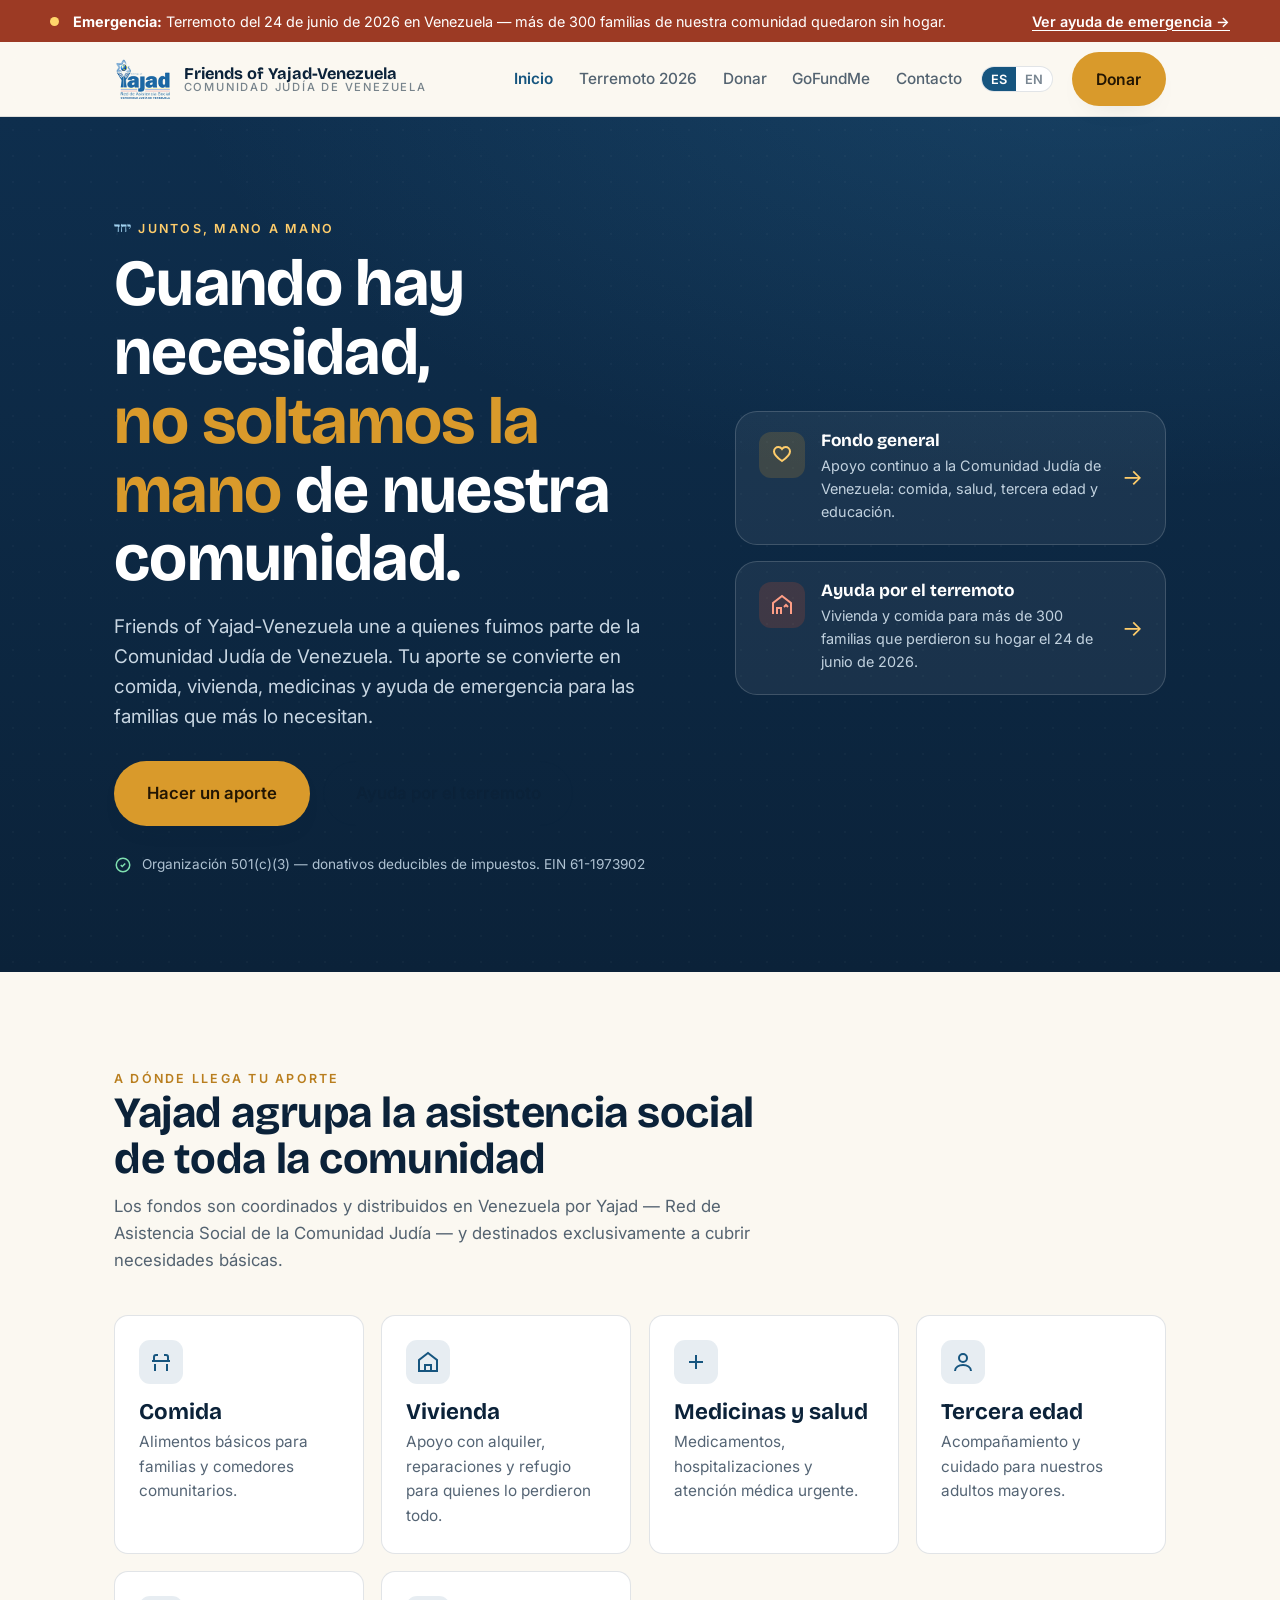
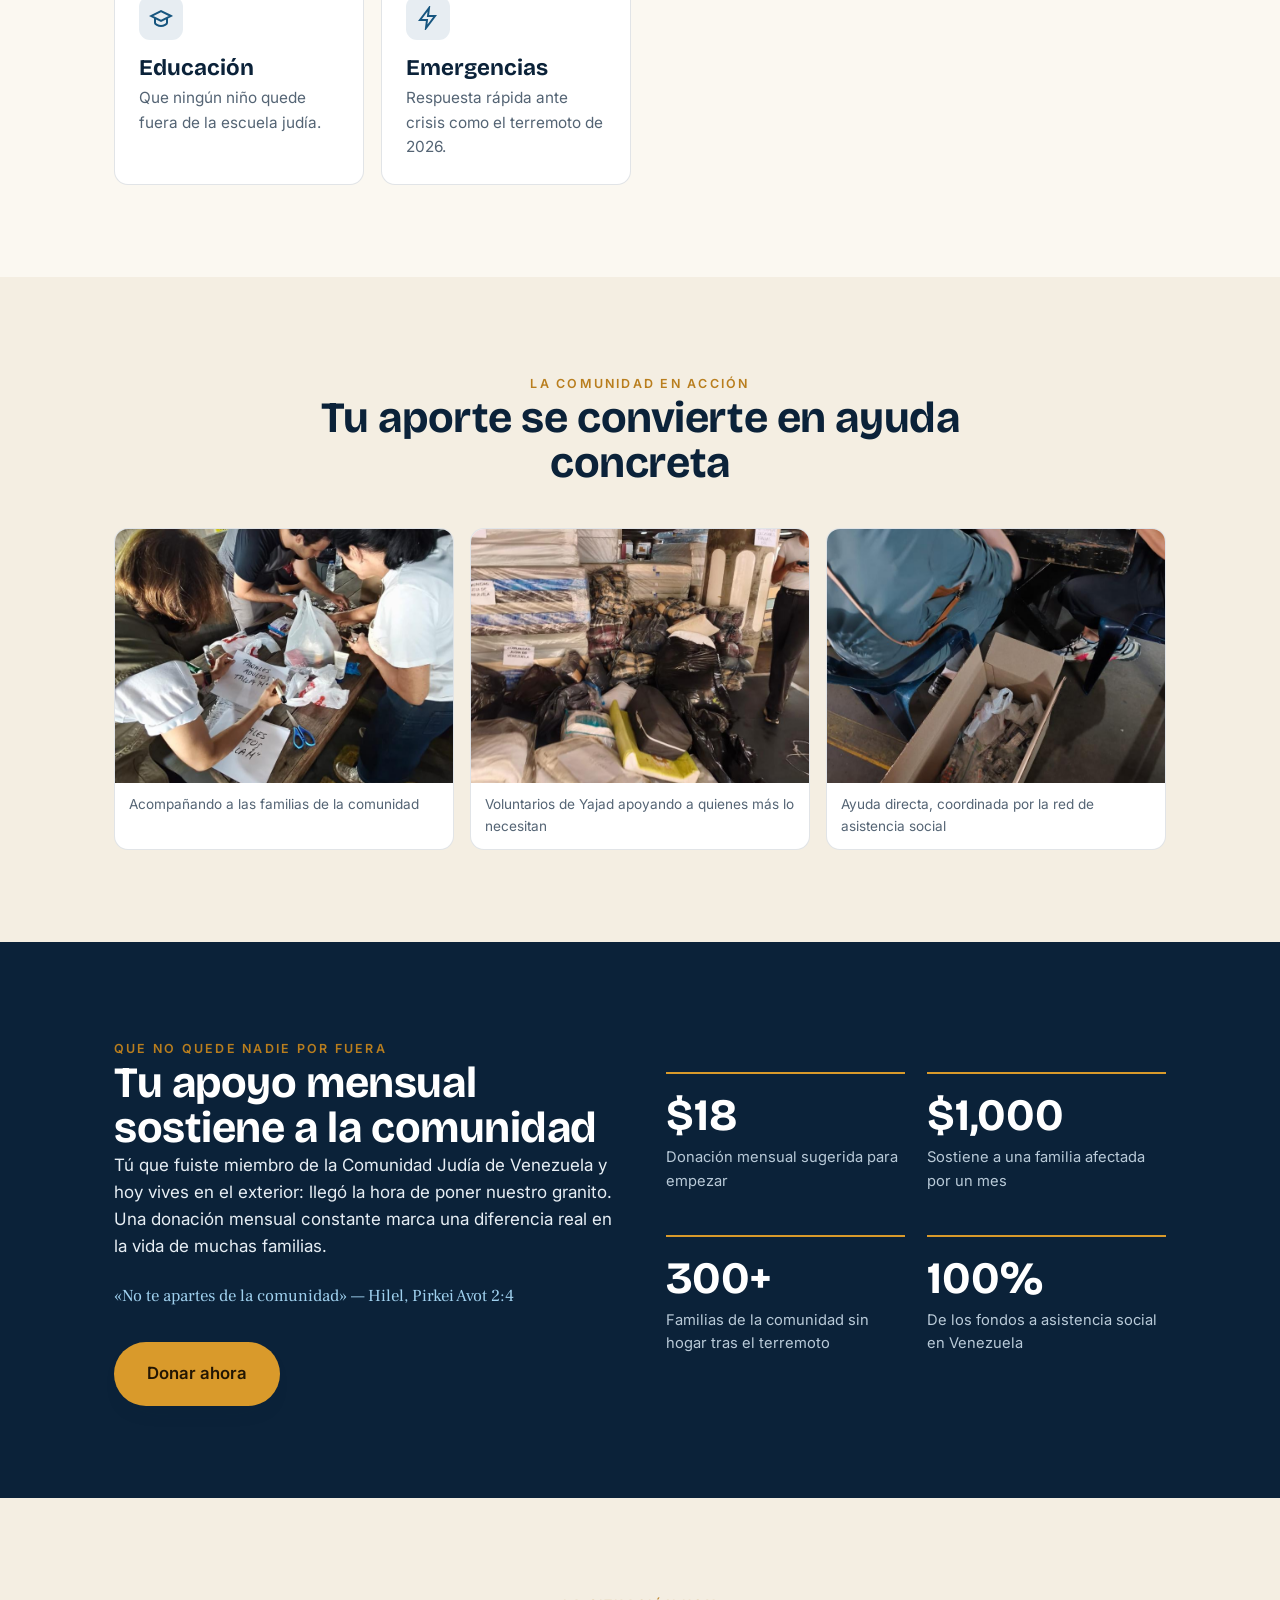
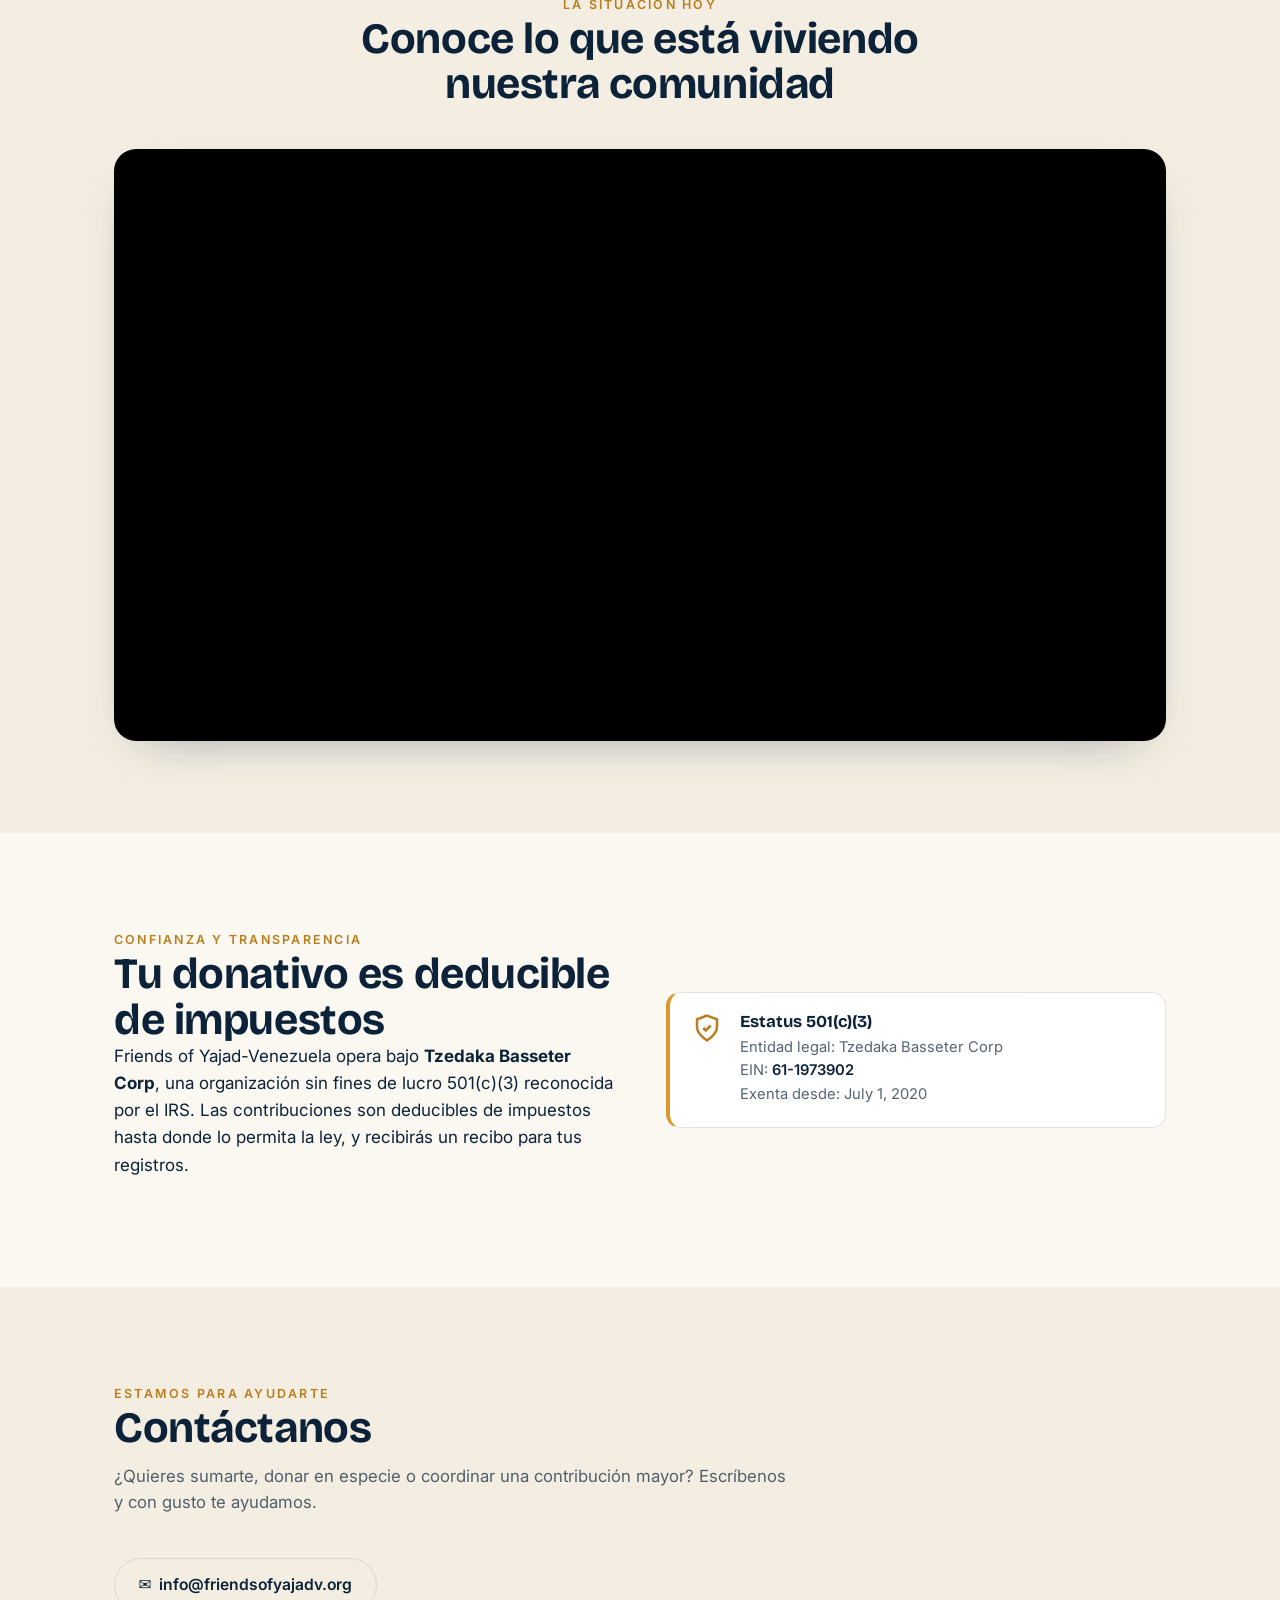
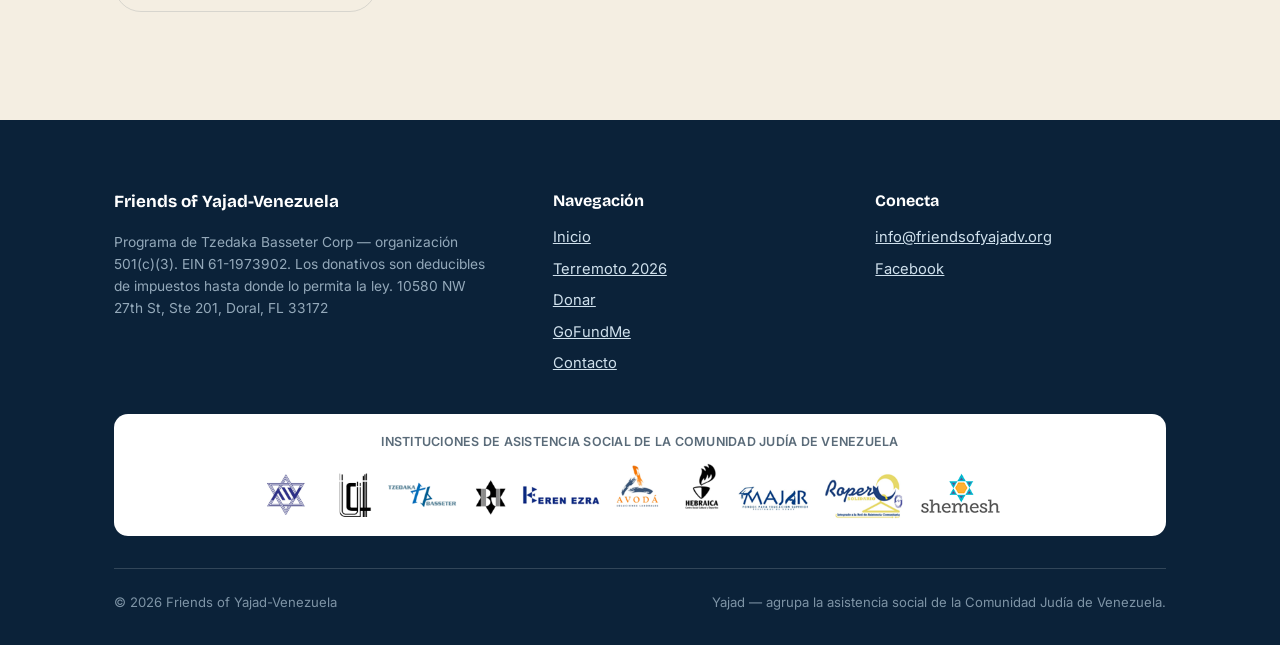
<file: index.html>
<!DOCTYPE html>
<html lang="es">
<head>
<meta charset="UTF-8">
<meta name="viewport" content="width=device-width, initial-scale=1">
<title>Friends of Yajad-Venezuela — Apoyo a la Comunidad Judía de Venezuela</title>
<meta name="description" content="Friends of Yajad-Venezuela recauda fondos para la Comunidad Judía de Venezuela: comida, vivienda, medicinas y ayuda de emergencia tras el terremoto del 24 de junio de 2026. Donativos deducibles de impuestos.">
<link rel="icon" href="assets/img/emblem.svg" type="image/svg+xml">
<link rel="preconnect" href="https://fonts.googleapis.com">
<link rel="preconnect" href="https://fonts.gstatic.com" crossorigin>
<link href="https://fonts.googleapis.com/css2?family=Bricolage+Grotesque:opsz,wght@12..96,500;12..96,600;12..96,700&family=Frank+Ruhl+Libre:wght@500;700&family=Inter:wght@400;500;600;700&display=swap" rel="stylesheet">
<link rel="stylesheet" href="assets/css/styles.css">
</head>
<body>
<a class="skip" href="#main" data-i18n="skip">Saltar al contenido</a>

<!-- Emergency strip -->
<div class="alertbar">
  <div class="wrap alertbar__in">
    <span class="pulse" aria-hidden="true"></span>
    <span><strong data-i18n="alert.tag">Emergencia:</strong> <span data-i18n="alert.text">Terremoto del 24 de junio de 2026 en Venezuela — más de 300 familias de nuestra comunidad quedaron sin hogar.</span></span>
    <a class="alertbar__cta" href="earthquake.html" data-i18n="alert.cta">Ver ayuda de emergencia →</a>
  </div>
</div>

<!-- Header -->
<header class="site-header">
  <div class="wrap site-header__bar">
    <a class="brand" href="index.html" aria-label="Friends of Yajad-Venezuela">
      <img class="brand__logo" src="assets/img/spanish.png" alt="Friends of Yajad-Venezuela">
      <span class="brand__name">Friends of Yajad-Venezuela<small data-i18n="brand.sub">Comunidad Judía de Venezuela</small></span>
    </a>
    <nav class="nav" id="nav">
      <a href="index.html" aria-current="page" data-i18n="nav.home">Inicio</a>
      <a href="earthquake.html" data-i18n="nav.quake">Terremoto 2026</a>
      <a href="donate.html" data-i18n="nav.donate">Donar</a>
      <a href="gofundme.html">GoFundMe</a>
      <a href="#contacto" data-i18n="nav.contact">Contacto</a>
    </nav>
    <div class="lang desktop" role="group" aria-label="Idioma / Language">
      <button data-lang="es" aria-pressed="true">ES</button>
      <button data-lang="en" aria-pressed="false">EN</button>
    </div>
    <a class="btn" href="donate.html" data-i18n="nav.cta">Donar</a>
    <button class="menu-toggle" id="menuToggle" aria-label="Menú" aria-expanded="false">
      <svg viewBox="0 0 24 24" fill="none" stroke="currentColor" stroke-width="2"><path d="M3 6h18M3 12h18M3 18h18"/></svg>
    </button>
  </div>
</header>

<main id="main">

<!-- Hero -->
<section class="hero">
  <div class="wrap hero__in">
    <div>
      <span class="eyebrow"><span class="heb">יחד</span> <span data-i18n="hero.eyebrow">Juntos, mano a mano</span></span>
      <h1 data-i18n="hero.h1">Cuando hay necesidad,<br><span class="accent">no soltamos la mano</span> de nuestra comunidad.</h1>
      <p class="hero__lede" data-i18n="hero.lede">Friends of Yajad-Venezuela une a quienes fuimos parte de la Comunidad Judía de Venezuela. Tu aporte se convierte en comida, vivienda, medicinas y ayuda de emergencia para las familias que más lo necesitan.</p>
      <div class="hero__cta">
        <a class="btn btn--lg" href="donate.html" data-i18n="hero.cta1">Hacer un aporte</a>
        <a class="btn btn--ghost btn--lg" href="earthquake.html" data-i18n="hero.cta2">Ayuda por el terremoto</a>
      </div>
      <p class="trustline">
        <svg viewBox="0 0 24 24" fill="none" stroke="currentColor" stroke-width="2"><path d="M9 12l2 2 4-4"/><circle cx="12" cy="12" r="9"/></svg>
        <span data-i18n="hero.trust">Organización 501(c)(3) — donativos deducibles de impuestos. EIN <span class="ein-num"></span></span>
      </p>
    </div>

    <div class="paths">
      <a class="path-card" href="donate.html?fund=general">
        <span class="path-card__ic" aria-hidden="true">
          <svg viewBox="0 0 24 24" fill="none" stroke="currentColor" stroke-width="2"><path d="M20 8.5C20 5.5 17.7 4 15.6 4 14 4 12.7 5 12 6 11.3 5 10 4 8.4 4 6.3 4 4 5.5 4 8.5c0 4 8 9.5 8 9.5s8-5.5 8-9.5Z"/></svg>
        </span>
        <div>
          <h3 data-i18n="path.general.t">Fondo general</h3>
          <p data-i18n="path.general.d">Apoyo continuo a la Comunidad Judía de Venezuela: comida, salud, tercera edad y educación.</p>
        </div>
        <span class="path-card__go" aria-hidden="true">→</span>
      </a>
      <a class="path-card path-card--ember" href="donate.html?fund=earthquake">
        <span class="path-card__ic" aria-hidden="true">
          <svg viewBox="0 0 24 24" fill="none" stroke="currentColor" stroke-width="2"><path d="M3 21V10l9-7 9 7v11"/><path d="M7 21v-6h4v6"/><path d="M14 14l2-2 2 2"/></svg>
        </span>
        <div>
          <h3 data-i18n="path.quake.t">Ayuda por el terremoto</h3>
          <p data-i18n="path.quake.d">Vivienda y comida para más de 300 familias que perdieron su hogar el 24 de junio de 2026.</p>
        </div>
        <span class="path-card__go" aria-hidden="true">→</span>
      </a>
    </div>
  </div>
</section>

<!-- Where help goes -->
<section class="section">
  <div class="wrap">
    <div class="section__head reveal">
      <span class="eyebrow" data-i18n="help.eyebrow">A dónde llega tu aporte</span>
      <h2 data-i18n="help.h2">Yajad agrupa la asistencia social de toda la comunidad</h2>
      <p data-i18n="help.p">Los fondos son coordinados y distribuidos en Venezuela por Yajad — Red de Asistencia Social de la Comunidad Judía — y destinados exclusivamente a cubrir necesidades básicas.</p>
    </div>
    <div class="cards">
      <div class="card reveal"><div class="ic"><svg viewBox="0 0 24 24" fill="none" stroke="currentColor" stroke-width="2"><path d="M3 11h18M5 11V7a2 2 0 0 1 2-2h2M19 11V7a2 2 0 0 0-2-2h-2M6 21v-7M18 21v-7"/></svg></div><h3 data-i18n="help.food.t">Comida</h3><p data-i18n="help.food.d">Alimentos básicos para familias y comedores comunitarios.</p></div>
      <div class="card reveal"><div class="ic"><svg viewBox="0 0 24 24" fill="none" stroke="currentColor" stroke-width="2"><path d="M3 21V10l9-7 9 7v11H3Z"/><path d="M9 21v-6h6v6"/></svg></div><h3 data-i18n="help.home.t">Vivienda</h3><p data-i18n="help.home.d">Apoyo con alquiler, reparaciones y refugio para quienes lo perdieron todo.</p></div>
      <div class="card reveal"><div class="ic"><svg viewBox="0 0 24 24" fill="none" stroke="currentColor" stroke-width="2"><path d="M12 5v14M5 12h14"/></svg></div><h3 data-i18n="help.med.t">Medicinas y salud</h3><p data-i18n="help.med.d">Medicamentos, hospitalizaciones y atención médica urgente.</p></div>
      <div class="card reveal"><div class="ic"><svg viewBox="0 0 24 24" fill="none" stroke="currentColor" stroke-width="2"><circle cx="12" cy="8" r="4"/><path d="M4 21c0-4 4-6 8-6s8 2 8 6"/></svg></div><h3 data-i18n="help.elder.t">Tercera edad</h3><p data-i18n="help.elder.d">Acompañamiento y cuidado para nuestros adultos mayores.</p></div>
      <div class="card reveal"><div class="ic"><svg viewBox="0 0 24 24" fill="none" stroke="currentColor" stroke-width="2"><path d="M22 10 12 5 2 10l10 5 10-5Z"/><path d="M6 12v5c0 1 3 3 6 3s6-2 6-3v-5"/></svg></div><h3 data-i18n="help.edu.t">Educación</h3><p data-i18n="help.edu.d">Que ningún niño quede fuera de la escuela judía.</p></div>
      <div class="card reveal"><div class="ic"><svg viewBox="0 0 24 24" fill="none" stroke="currentColor" stroke-width="2"><path d="M13 2 4 14h7l-1 8 9-12h-7l1-8Z"/></svg></div><h3 data-i18n="help.emerg.t">Emergencias</h3><p data-i18n="help.emerg.d">Respuesta rápida ante crisis como el terremoto de 2026.</p></div>
    </div>
  </div>
</section>

<!-- Community in action -->
<section class="section section--sand">
  <div class="wrap">
    <div class="section__head reveal" style="margin-inline:auto;text-align:center">
      <span class="eyebrow" data-i18n="home.gal.eyebrow">La comunidad en acción</span>
      <h2 data-i18n="home.gal.h2">Tu aporte se convierte en ayuda concreta</h2>
    </div>
    <div class="gallery">
      <figure class="reveal"><img src="assets/img/IMG_4593.jpeg" alt="" loading="lazy"><figcaption data-i18n="home.gal.c1">Acompañando a las familias de la comunidad</figcaption></figure>
      <figure class="reveal"><img src="assets/img/IMG_4596.jpeg" alt="" loading="lazy"><figcaption data-i18n="home.gal.c2">Voluntarios de Yajad apoyando a quienes más lo necesitan</figcaption></figure>
      <figure class="reveal"><img src="assets/img/IMG_4599.jpeg" alt="" loading="lazy"><figcaption data-i18n="home.gal.c3">Ayuda directa, coordinada por la red de asistencia social</figcaption></figure>
    </div>
  </div>
</section>

<!-- Membership / impact -->
<section class="section section--navy">
  <div class="wrap">
    <div class="split">
      <div class="reveal">
        <span class="eyebrow" data-i18n="join.eyebrow">Que no quede nadie por fuera</span>
        <h2 data-i18n="join.h2">Tu apoyo mensual sostiene a la comunidad</h2>
        <p data-i18n="join.p">Tú que fuiste miembro de la Comunidad Judía de Venezuela y hoy vives en el exterior: llegó la hora de poner nuestro granito. Una donación mensual constante marca una diferencia real en la vida de muchas familias.</p>
        <p style="font-family:var(--hebrew);color:#9FD0EE;font-size:1.05rem;margin-top:1.4rem" data-i18n="join.quote">«No te apartes de la comunidad» — Hilel, Pirkei Avot 2:4</p>
        <a class="btn btn--lg" href="donate.html" style="margin-top:1rem" data-i18n="join.cta">Donar ahora</a>
      </div>
      <div class="reveal">
        <div class="stats">
          <div class="stat"><div class="stat__n">$18</div><div class="stat__l" data-i18n="join.s1">Donación mensual sugerida para empezar</div></div>
          <div class="stat"><div class="stat__n">$1,000</div><div class="stat__l" data-i18n="join.s2">Sostiene a una familia afectada por un mes</div></div>
          <div class="stat"><div class="stat__n">300+</div><div class="stat__l" data-i18n="join.s3">Familias de la comunidad sin hogar tras el terremoto</div></div>
          <div class="stat"><div class="stat__n">100%</div><div class="stat__l" data-i18n="join.s4">De los fondos a asistencia social en Venezuela</div></div>
        </div>
      </div>
    </div>
  </div>
</section>

<!-- Video -->
<section class="section section--sand">
  <div class="wrap">
    <div class="section__head reveal" style="margin-inline:auto;text-align:center">
      <span class="eyebrow" data-i18n="video.eyebrow">La situación hoy</span>
      <h2 data-i18n="video.h2">Conoce lo que está viviendo nuestra comunidad</h2>
    </div>
    <div class="video-frame reveal">
      <iframe id="reliefVideo" loading="lazy"
        src="https://www.youtube-nocookie.com/embed/kT6v2obhS1E"
        title="Friends of Yajad-Venezuela — la situación actual"
        allow="accelerometer; autoplay; clipboard-write; encrypted-media; gyroscope; picture-in-picture"
        allowfullscreen referrerpolicy="strict-origin-when-cross-origin"></iframe>
    </div>
  </div>
</section>

<!-- Tax / trust -->
<section class="section" id="transparencia">
  <div class="wrap">
    <div class="split">
      <div class="reveal">
        <span class="eyebrow" data-i18n="tax.eyebrow">Confianza y transparencia</span>
        <h2 data-i18n="tax.h2">Tu donativo es deducible de impuestos</h2>
        <p data-i18n="tax.p">Friends of Yajad-Venezuela opera bajo <strong class="org-legal"></strong>, una organización sin fines de lucro 501(c)(3) reconocida por el IRS. Las contribuciones son deducibles de impuestos hasta donde lo permita la ley, y recibirás un recibo para tus registros.</p>
      </div>
      <div class="taxbadge reveal">
        <svg viewBox="0 0 24 24" fill="none" stroke="currentColor" stroke-width="2"><path d="M12 2 4 5v6c0 5 3.5 8 8 11 4.5-3 8-6 8-11V5l-8-3Z"/><path d="M9 12l2 2 4-4"/></svg>
        <div>
          <h3 data-i18n="tax.badge.t">Estatus 501(c)(3)</h3>
          <p>
            <span data-i18n="tax.badge.org">Entidad legal:</span> <span class="org-legal"></span><br>
            <span data-i18n="tax.badge.ein">EIN:</span> <span class="ein-num ein"></span><br>
            <span data-i18n="tax.badge.since">Exenta desde:</span> <span class="org-since"></span>
          </p>
        </div>
      </div>
    </div>
  </div>
</section>

<!-- Contact -->
<section class="section section--sand" id="contacto">
  <div class="wrap">
    <div class="section__head reveal">
      <span class="eyebrow" data-i18n="contact.eyebrow">Estamos para ayudarte</span>
      <h2 data-i18n="contact.h2">Contáctanos</h2>
      <p data-i18n="contact.p">¿Quieres sumarte, donar en especie o coordinar una contribución mayor? Escríbenos y con gusto te ayudamos.</p>
    </div>
    <p style="margin-top:1.4rem">
      <a class="btn btn--ghost" id="emailLink" href="#">✉ <span class="org-email"></span></a>
    </p>
  </div>
</section>

</main>

<!-- Footer -->
<footer class="site-footer">
  <div class="wrap">
    <div class="footer__grid">
      <div>
        <div class="footer__brand"><b>Friends of Yajad-Venezuela</b></div>
        <p class="footer__tax" data-i18n="footer.tax">Programa de <span class="org-legal"></span> — organización 501(c)(3). EIN <span class="ein-num"></span>. Los donativos son deducibles de impuestos hasta donde lo permita la ley. <span class="org-addr"></span></p>
      </div>
      <div>
        <h4 data-i18n="footer.nav">Navegación</h4>
        <ul>
          <li><a href="index.html" data-i18n="nav.home">Inicio</a></li>
          <li><a href="earthquake.html" data-i18n="nav.quake">Terremoto 2026</a></li>
          <li><a href="donate.html" data-i18n="nav.donate">Donar</a></li>
          <li><a href="gofundme.html">GoFundMe</a></li>
          <li><a href="#contacto" data-i18n="nav.contact">Contacto</a></li>
        </ul>
      </div>
      <div>
        <h4 data-i18n="footer.connect">Conecta</h4>
        <ul>
          <li><a class="org-email" href="#"></a></li>
          <li><a class="org-fb" href="#" target="_blank" rel="noopener">Facebook</a></li>
        </ul>
      </div>
    </div>
    <div class="footer__cintillo reveal">
      <p class="footer__cintillo__label" data-i18n="footer.cintillo">Instituciones de asistencia social de la Comunidad Judía de Venezuela</p>
      <img src="assets/img/cintillo.png" alt="Logos de las instituciones de asistencia social de la Comunidad Judía de Venezuela">
    </div>
    <div class="footer__bottom">
      <span>© <span id="year"></span> Friends of Yajad-Venezuela</span>
      <span data-i18n="footer.tagline">Yajad — agrupa la asistencia social de la Comunidad Judía de Venezuela.</span>
    </div>
  </div>
</footer>

<script src="assets/js/config.js"></script>
<script src="assets/js/app.js"></script>
</body>
</html>
</file>
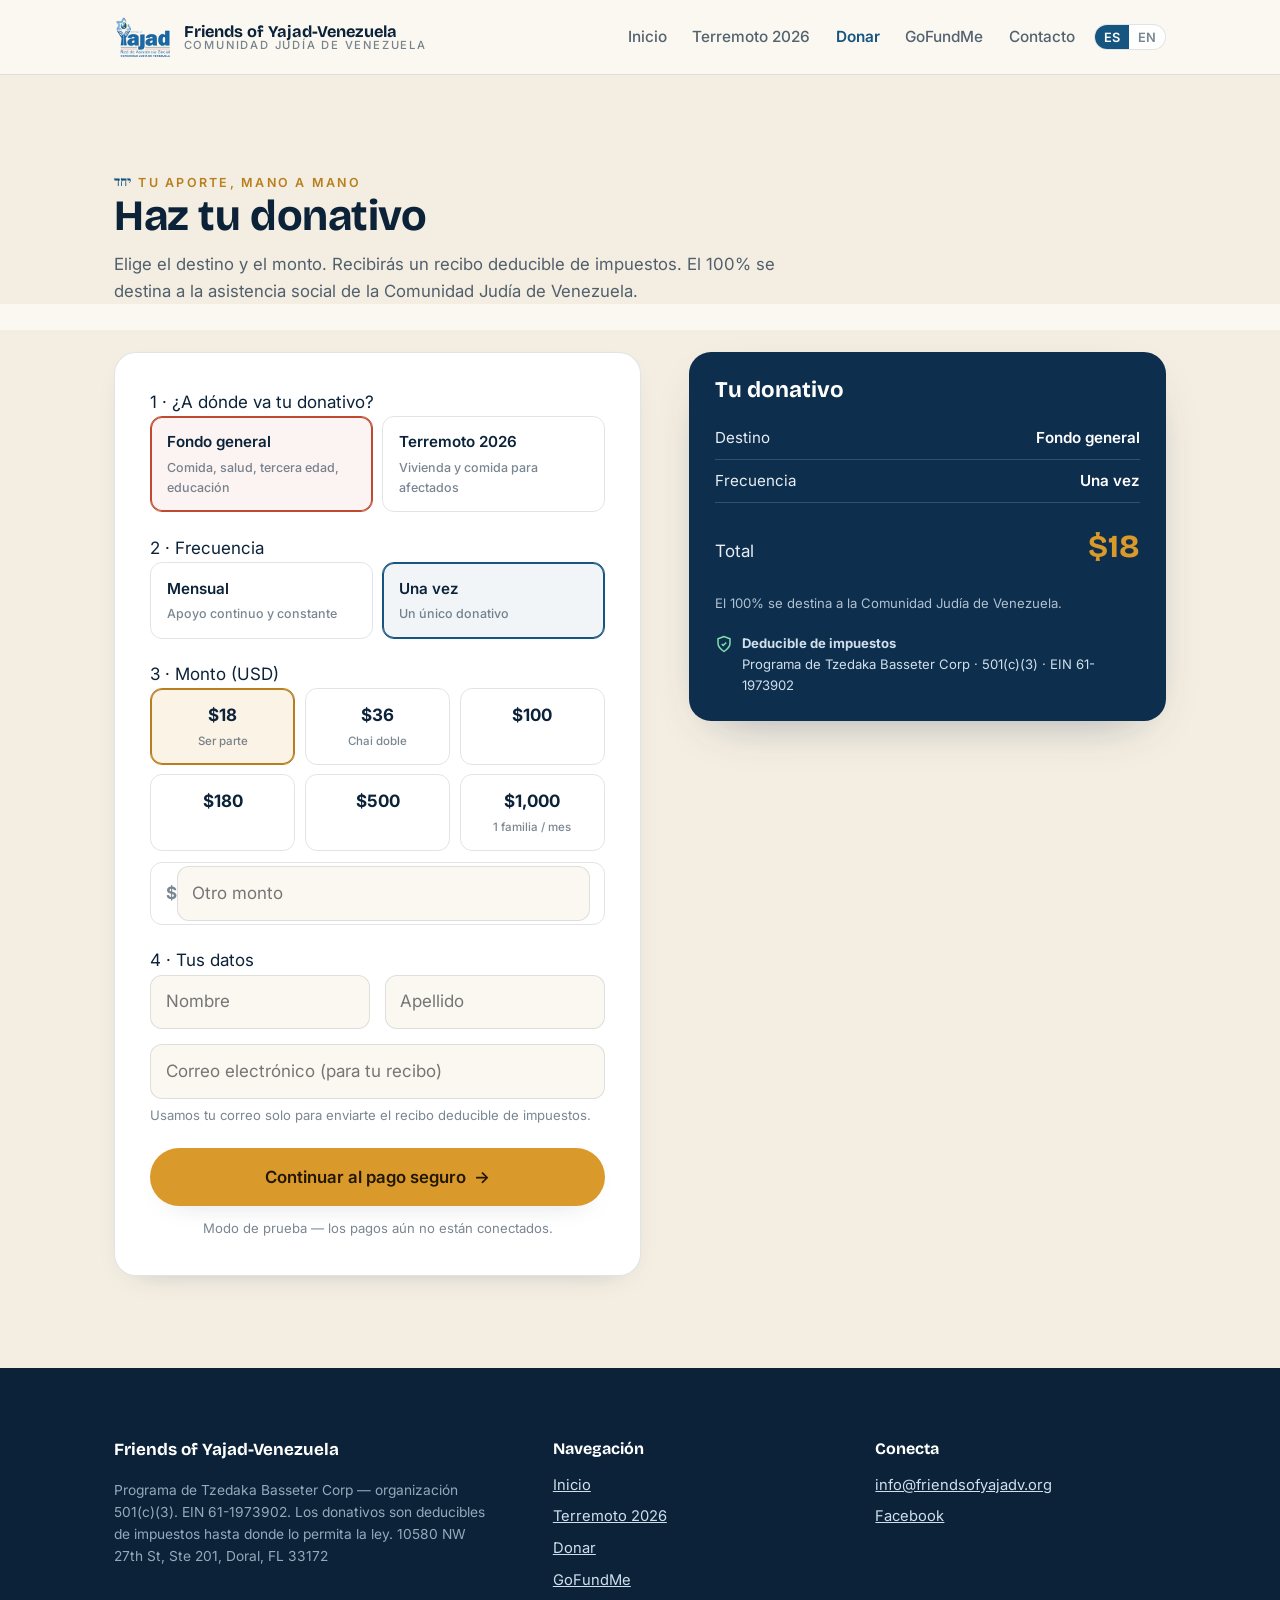
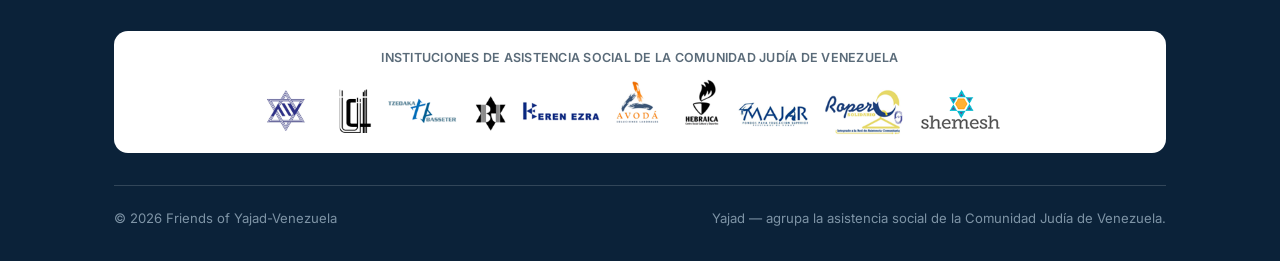
<file: donate.html>
<!DOCTYPE html>
<html lang="es">
<head>
<meta charset="UTF-8">
<meta name="viewport" content="width=device-width, initial-scale=1">
<title>Donar — Friends of Yajad-Venezuela</title>
<meta name="description" content="Haz tu donativo deducible de impuestos al Fondo General o a la Ayuda de Emergencia por el terremoto de Venezuela 2026. $1,000 sostienen a una familia afectada por un mes.">
<link rel="icon" href="assets/img/emblem.svg" type="image/svg+xml">
<link rel="preconnect" href="https://fonts.googleapis.com">
<link rel="preconnect" href="https://fonts.gstatic.com" crossorigin>
<link href="https://fonts.googleapis.com/css2?family=Bricolage+Grotesque:opsz,wght@12..96,500;12..96,600;12..96,700&family=Frank+Ruhl+Libre:wght@500;700&family=Inter:wght@400;500;600;700&display=swap" rel="stylesheet">
<link rel="stylesheet" href="assets/css/styles.css">
</head>
<body>
<a class="skip" href="#main" data-i18n="skip">Saltar al contenido</a>

<header class="site-header">
  <div class="wrap site-header__bar">
    <a class="brand" href="index.html" aria-label="Friends of Yajad-Venezuela">
      <img class="brand__logo" src="assets/img/spanish.png" alt="Friends of Yajad-Venezuela">
      <span class="brand__name">Friends of Yajad-Venezuela<small data-i18n="brand.sub">Comunidad Judía de Venezuela</small></span>
    </a>
    <nav class="nav" id="nav">
      <a href="index.html" data-i18n="nav.home">Inicio</a>
      <a href="earthquake.html" data-i18n="nav.quake">Terremoto 2026</a>
      <a href="donate.html" aria-current="page" data-i18n="nav.donate">Donar</a>
      <a href="gofundme.html">GoFundMe</a>
      <a href="index.html#contacto" data-i18n="nav.contact">Contacto</a>
    </nav>
    <div class="lang desktop" role="group" aria-label="Idioma / Language">
      <button data-lang="es" aria-pressed="true">ES</button>
      <button data-lang="en" aria-pressed="false">EN</button>
    </div>
    <button class="menu-toggle" id="menuToggle" aria-label="Menú" aria-expanded="false">
      <svg viewBox="0 0 24 24" fill="none" stroke="currentColor" stroke-width="2"><path d="M3 6h18M3 12h18M3 18h18"/></svg>
    </button>
  </div>
</header>

<main id="main">

<section class="section section--sand" style="padding-bottom:0">
  <div class="wrap">
    <div class="section__head reveal" style="margin-bottom:1.6rem">
      <span class="eyebrow"><span class="heb">יחד</span> <span data-i18n="d.eyebrow">Tu aporte, mano a mano</span></span>
      <h2 data-i18n="d.h2">Haz tu donativo</h2>
      <p data-i18n="d.p">Elige el destino y el monto. Recibirás un recibo deducible de impuestos. El 100% se destina a la asistencia social de la Comunidad Judía de Venezuela.</p>
    </div>
  </div>
</section>

<section class="section section--sand" style="padding-top:1.4rem">
  <div class="wrap">
    <div class="donate-shell">

      <!-- FORM -->
      <div class="dform reveal">
        <!-- Fund -->
        <div class="field">
          <span class="lbl" data-i18n="d.fund.lbl">1 · ¿A dónde va tu donativo?</span>
          <div class="segmented segmented--ember">
            <label class="opt">
              <input type="radio" name="fund" value="general" checked>
              <span data-i18n="d.fund.general">Fondo general<small data-i18n="d.fund.general.s">Comida, salud, tercera edad, educación</small></span>
            </label>
            <label class="opt">
              <input type="radio" name="fund" value="earthquake">
              <span data-i18n="d.fund.quake">Terremoto 2026<small data-i18n="d.fund.quake.s">Vivienda y comida para afectados</small></span>
            </label>
          </div>
        </div>

        <!-- Frequency -->
        <div class="field">
          <span class="lbl" data-i18n="d.freq.lbl">2 · Frecuencia</span>
          <div class="segmented">
            <label class="opt">
              <input type="radio" name="freq" value="monthly">
              <span data-i18n="d.freq.monthly">Mensual<small data-i18n="d.freq.monthly.s">Apoyo continuo y constante</small></span>
            </label>
            <label class="opt">
              <input type="radio" name="freq" value="once" checked>
              <span data-i18n="d.freq.once">Una vez<small data-i18n="d.freq.once.s">Un único donativo</small></span>
            </label>
          </div>
        </div>

        <!-- Amount -->
        <div class="field">
          <span class="lbl" data-i18n="d.amt.lbl">3 · Monto (USD)</span>
          <div class="amounts" id="amounts">
            <label class="amt"><input type="radio" name="amount" value="18" checked><span>$18<small data-i18n="d.amt.18">Ser parte</small></span></label>
            <label class="amt"><input type="radio" name="amount" value="36"><span>$36<small data-i18n="d.amt.36">Chai doble</small></span></label>
            <label class="amt"><input type="radio" name="amount" value="100"><span>$100<small>&nbsp;</small></span></label>
            <label class="amt"><input type="radio" name="amount" value="180"><span>$180<small>&nbsp;</small></span></label>
            <label class="amt"><input type="radio" name="amount" value="500"><span>$500<small>&nbsp;</small></span></label>
            <label class="amt"><input type="radio" name="amount" value="1000"><span>$1,000<small data-i18n="d.amt.1000">1 familia / mes</small></span></label>
          </div>
          <div class="custom-amt">
            <span>$</span>
            <input type="text" id="customAmount" inputmode="decimal" data-i18n-ph="d.amt.custom" placeholder="Otro monto" aria-label="Otro monto">
          </div>
        </div>

        <!-- Donor -->
        <div class="field">
          <span class="lbl" data-i18n="d.donor.lbl">4 · Tus datos</span>
          <div class="grid-2">
            <input type="text" id="firstName" data-i18n-ph="d.donor.first" placeholder="Nombre" aria-label="Nombre">
            <input type="text" id="lastName" data-i18n-ph="d.donor.last" placeholder="Apellido" aria-label="Apellido">
          </div>
          <input type="email" id="email" style="margin-top:.9rem" data-i18n-ph="d.donor.email" placeholder="Correo electrónico (para tu recibo)" aria-label="Correo electrónico">
          <p class="hint" data-i18n="d.donor.hint">Usamos tu correo solo para enviarte el recibo deducible de impuestos.</p>
        </div>

        <!-- Card (Stripe Elements) — appears only when card payments are enabled -->
        <div class="field" id="cardField" hidden>
          <span class="lbl" data-i18n="d.card.lbl">5 · Tarjeta</span>
          <div id="paymentElement"></div>
          <p class="hint" id="cardError" role="alert" style="color:var(--ember);margin:.55rem 0 0"></p>
          <p class="hint" style="margin-top:.55rem">🔒 <span data-i18n="d.card.secure">Pago seguro procesado por Stripe. Los datos de tu tarjeta nunca pasan por nuestros servidores.</span></p>
        </div>

        <button class="btn btn--lg" id="donateBtn" style="width:100%" type="button">
          <span>Continuar al pago seguro</span> →
        </button>
        <p class="hint" style="text-align:center;margin-top:.8rem" id="provNote"></p>

        <!-- success / test-mode confirmation -->
        <div id="confirmPanel" hidden style="margin-top:1.2rem;border:1px solid var(--line);border-left:4px solid var(--gold);border-radius:12px;padding:1.1rem 1.2rem;background:var(--paper)">
          <strong id="confirmTitle" data-i18n="d.confirm.t">Vista previa del donativo</strong>
          <p class="hint" id="confirmBody" style="margin:.5rem 0 0"></p>
          <p class="hint" id="confirmNote" style="margin:.6rem 0 0" data-i18n="d.confirm.note">Esto es una vista previa. Conecta Stripe en assets/js/config.js para activar los pagos reales.</p>
        </div>
      </div>

      <!-- SUMMARY -->
      <aside class="summary">
        <div class="summary__card reveal">
          <h3 data-i18n="d.sum.t">Tu donativo</h3>
          <div class="summary__row"><span data-i18n="d.sum.fund">Destino</span><span id="sumFund">—</span></div>
          <div class="summary__row"><span data-i18n="d.sum.freq">Frecuencia</span><span id="sumFreq">—</span></div>
          <div class="summary__total">
            <span data-i18n="d.sum.total">Total</span>
            <b id="sumTotal">$18</b>
          </div>
          <p class="summary__note" id="sumImpact"></p>
          <div class="summary__tax">
            <svg viewBox="0 0 24 24" fill="none" stroke="currentColor" stroke-width="2"><path d="M12 2 4 5v6c0 5 3.5 8 8 11 4.5-3 8-6 8-11V5l-8-3Z"/><path d="M9 12l2 2 4-4"/></svg>
            <span>
              <strong data-i18n="d.sum.tax.t">Deducible de impuestos</strong><br>
              <span data-i18n="d.sum.tax.b">Programa de</span> <span class="org-legal"></span> · 501(c)(3) · EIN <span class="ein-num"></span>
            </span>
          </div>
        </div>
      </aside>

    </div>
  </div>
</section>

</main>

<footer class="site-footer">
  <div class="wrap">
    <div class="footer__grid">
      <div>
        <div class="footer__brand"><b>Friends of Yajad-Venezuela</b></div>
        <p class="footer__tax" data-i18n="footer.tax">Programa de <span class="org-legal"></span> — organización 501(c)(3). EIN <span class="ein-num"></span>. Los donativos son deducibles de impuestos hasta donde lo permita la ley. <span class="org-addr"></span></p>
      </div>
      <div>
        <h4 data-i18n="footer.nav">Navegación</h4>
        <ul>
          <li><a href="index.html" data-i18n="nav.home">Inicio</a></li>
          <li><a href="earthquake.html" data-i18n="nav.quake">Terremoto 2026</a></li>
          <li><a href="donate.html" data-i18n="nav.donate">Donar</a></li>
          <li><a href="gofundme.html">GoFundMe</a></li>
        </ul>
      </div>
      <div>
        <h4 data-i18n="footer.connect">Conecta</h4>
        <ul>
          <li><a class="org-email" href="#"></a></li>
          <li><a class="org-fb" href="#" target="_blank" rel="noopener">Facebook</a></li>
        </ul>
      </div>
    </div>
    <div class="footer__cintillo reveal">
      <p class="footer__cintillo__label" data-i18n="footer.cintillo">Instituciones de asistencia social de la Comunidad Judía de Venezuela</p>
      <img src="assets/img/cintillo.png" alt="Logos de las instituciones de asistencia social de la Comunidad Judía de Venezuela">
    </div>
    <div class="footer__bottom">
      <span>© <span id="year"></span> Friends of Yajad-Venezuela</span>
      <span data-i18n="footer.tagline">Yajad — agrupa la asistencia social de la Comunidad Judía de Venezuela.</span>
    </div>
  </div>
</footer>

<script src="assets/js/config.js"></script>
<script src="assets/js/app.js"></script>
</body>
</html>
</file>
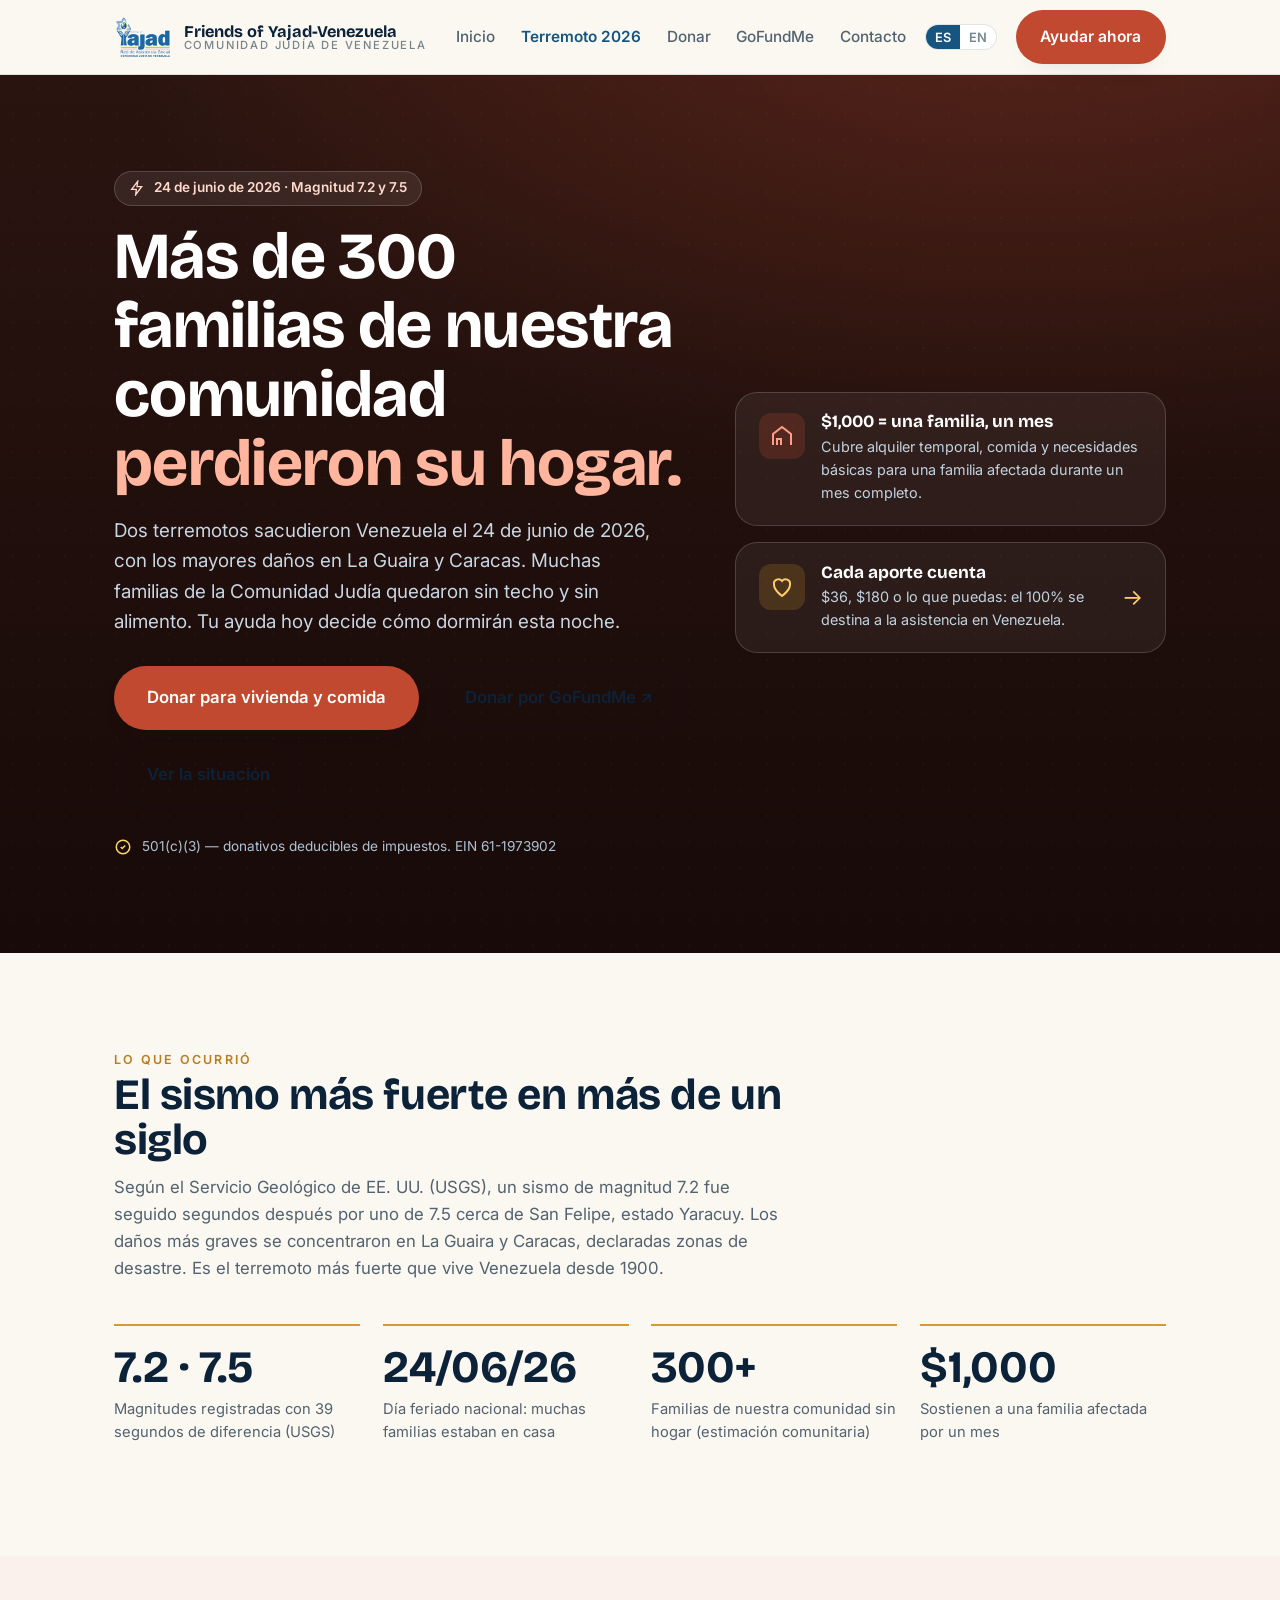
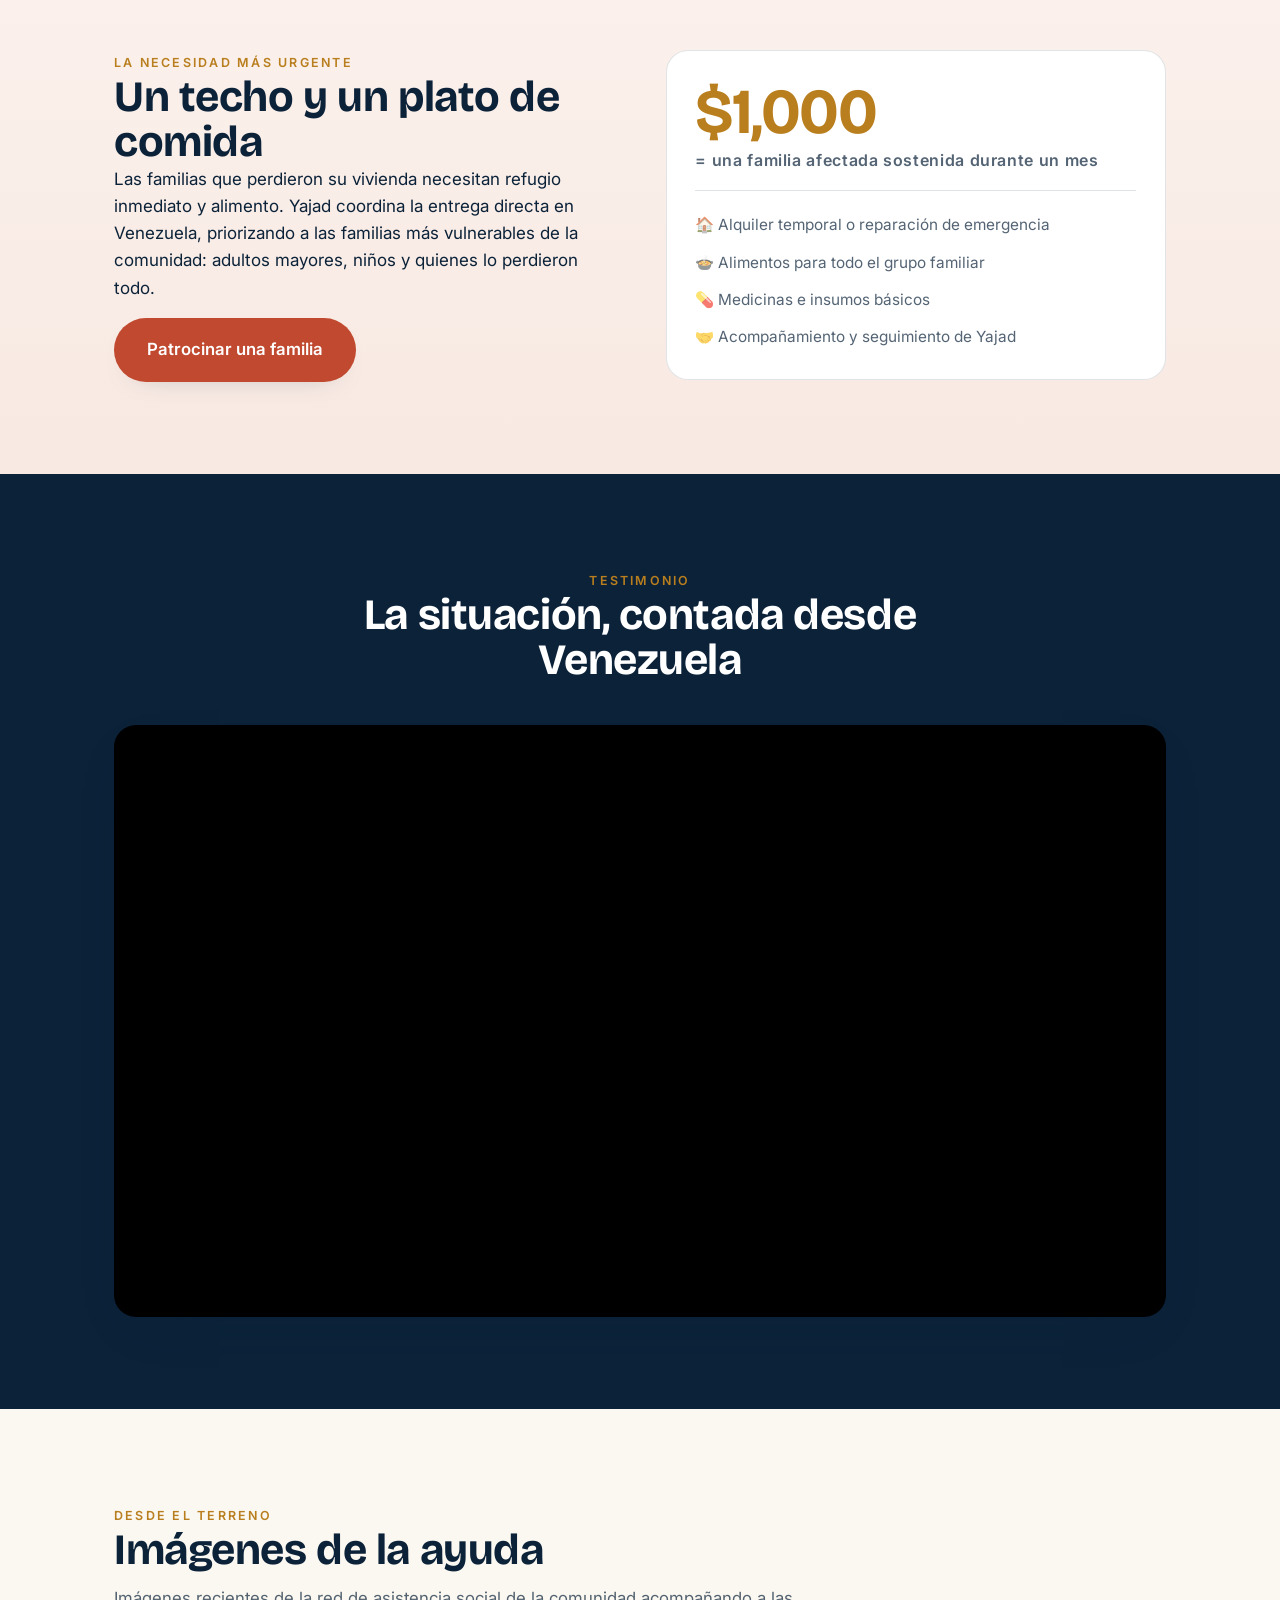
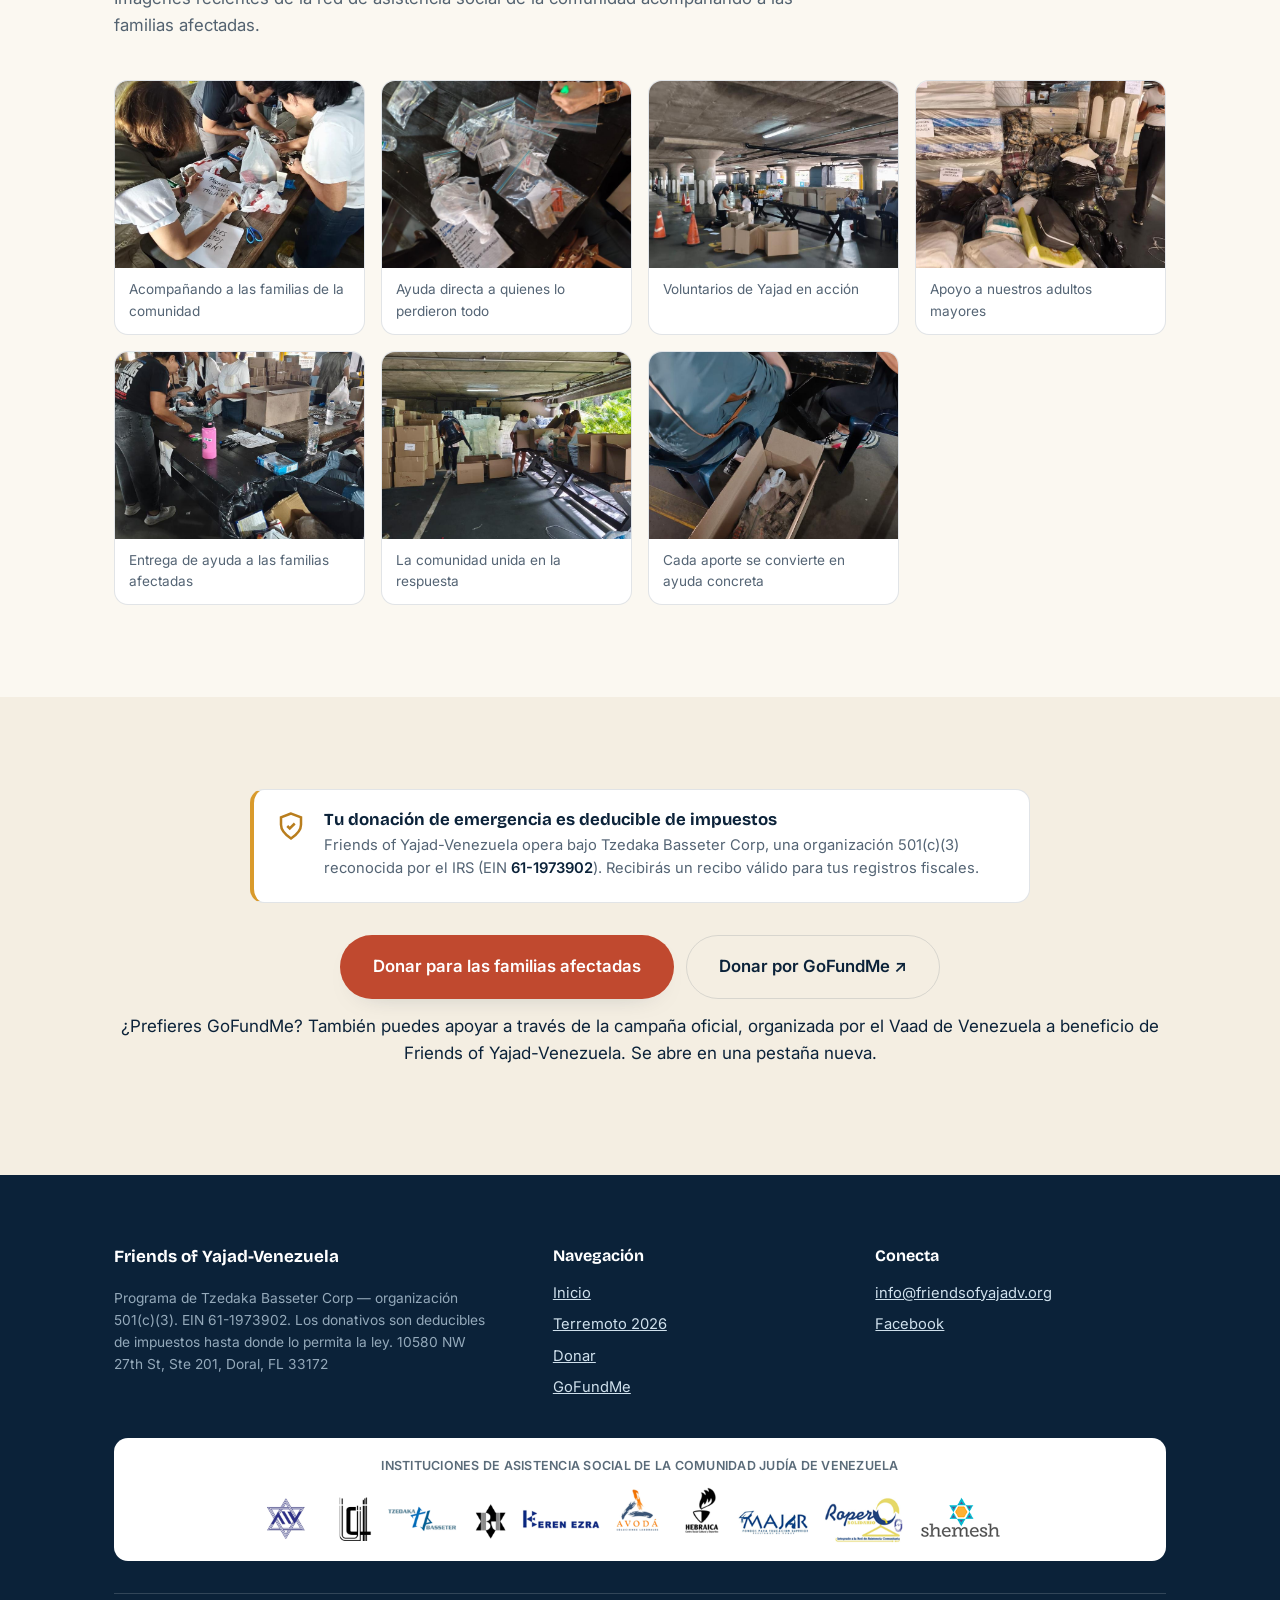
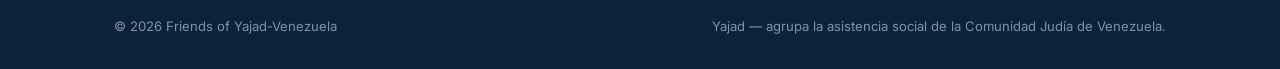
<file: earthquake.html>
<!DOCTYPE html>
<html lang="es">
<head>
<meta charset="UTF-8">
<meta name="viewport" content="width=device-width, initial-scale=1">
<title>Terremoto de Venezuela 2026 — Ayuda de Emergencia | Friends of Yajad-Venezuela</title>
<meta name="description" content="El terremoto del 24 de junio de 2026 dejó a más de 300 familias de la Comunidad Judía de Venezuela sin hogar. Ayuda con vivienda y comida. $1,000 sostienen a una familia por un mes. Donativos deducibles de impuestos.">
<link rel="icon" href="assets/img/emblem.svg" type="image/svg+xml">
<link rel="preconnect" href="https://fonts.googleapis.com">
<link rel="preconnect" href="https://fonts.gstatic.com" crossorigin>
<link href="https://fonts.googleapis.com/css2?family=Bricolage+Grotesque:opsz,wght@12..96,500;12..96,600;12..96,700&family=Frank+Ruhl+Libre:wght@500;700&family=Inter:wght@400;500;600;700&display=swap" rel="stylesheet">
<link rel="stylesheet" href="assets/css/styles.css">
</head>
<body>
<a class="skip" href="#main" data-i18n="skip">Saltar al contenido</a>

<header class="site-header">
  <div class="wrap site-header__bar">
    <a class="brand" href="index.html" aria-label="Friends of Yajad-Venezuela">
      <img class="brand__logo" src="assets/img/spanish.png" alt="Friends of Yajad-Venezuela">
      <span class="brand__name">Friends of Yajad-Venezuela<small data-i18n="brand.sub">Comunidad Judía de Venezuela</small></span>
    </a>
    <nav class="nav" id="nav">
      <a href="index.html" data-i18n="nav.home">Inicio</a>
      <a href="earthquake.html" aria-current="page" data-i18n="nav.quake">Terremoto 2026</a>
      <a href="donate.html" data-i18n="nav.donate">Donar</a>
      <a href="gofundme.html">GoFundMe</a>
      <a href="index.html#contacto" data-i18n="nav.contact">Contacto</a>
    </nav>
    <div class="lang desktop" role="group" aria-label="Idioma / Language">
      <button data-lang="es" aria-pressed="true">ES</button>
      <button data-lang="en" aria-pressed="false">EN</button>
    </div>
    <a class="btn btn--ember" href="donate.html?fund=earthquake" data-i18n="nav.ctaQuake">Ayudar ahora</a>
    <button class="menu-toggle" id="menuToggle" aria-label="Menú" aria-expanded="false">
      <svg viewBox="0 0 24 24" fill="none" stroke="currentColor" stroke-width="2"><path d="M3 6h18M3 12h18M3 18h18"/></svg>
    </button>
  </div>
</header>

<main id="main">

<!-- Hero -->
<section class="hero hero--quake">
  <div class="wrap hero__in">
    <div>
      <span class="quake-date">
        <svg viewBox="0 0 24 24" width="16" height="16" fill="none" stroke="currentColor" stroke-width="2" aria-hidden="true"><path d="M13 2 4 14h7l-1 8 9-12h-7l1-8Z"/></svg>
        <span data-i18n="q.date">24 de junio de 2026 · Magnitud 7.2 y 7.5</span>
      </span>
      <h1 style="margin-top:1.1rem" data-i18n="q.h1">Más de 300 familias de nuestra comunidad<br><span class="accent">perdieron su hogar.</span></h1>
      <p class="hero__lede" data-i18n="q.lede">Dos terremotos sacudieron Venezuela el 24 de junio de 2026, con los mayores daños en La Guaira y Caracas. Muchas familias de la Comunidad Judía quedaron sin techo y sin alimento. Tu ayuda hoy decide cómo dormirán esta noche.</p>
      <div class="hero__cta">
        <a class="btn btn--ember btn--lg" href="donate.html?fund=earthquake" data-i18n="q.cta1">Donar para vivienda y comida</a>
        <a class="btn btn--ghost btn--lg gofundme-link" href="https://www.gofundme.com/f/help-the-venezuelan-jewish-community-after-the-earthquake" data-i18n="q.gfm.cta">Donar por GoFundMe ↗</a>
        <a class="btn btn--ghost btn--lg" href="#video" data-i18n="q.cta2">Ver la situación</a>
      </div>
      <p class="trustline">
        <svg viewBox="0 0 24 24" fill="none" stroke="currentColor" stroke-width="2"><path d="M9 12l2 2 4-4"/><circle cx="12" cy="12" r="9"/></svg>
        <span data-i18n="q.trust">501(c)(3) — donativos deducibles de impuestos. EIN <span class="ein-num"></span></span>
      </p>
    </div>
    <div class="paths">
      <div class="path-card path-card--ember" style="cursor:default">
        <span class="path-card__ic" aria-hidden="true">
          <svg viewBox="0 0 24 24" fill="none" stroke="currentColor" stroke-width="2"><path d="M3 21V10l9-7 9 7v11"/><path d="M7 21v-6h4v6"/></svg>
        </span>
        <div>
          <h3 data-i18n="q.box1.t">$1,000 = una familia, un mes</h3>
          <p data-i18n="q.box1.d">Cubre alquiler temporal, comida y necesidades básicas para una familia afectada durante un mes completo.</p>
        </div>
      </div>
      <a class="path-card" href="donate.html?fund=earthquake">
        <span class="path-card__ic" aria-hidden="true">
          <svg viewBox="0 0 24 24" fill="none" stroke="currentColor" stroke-width="2"><path d="M12 21s-8-5.5-8-11.5A4.5 4.5 0 0 1 12 6a4.5 4.5 0 0 1 8 3.5C20 15.5 12 21 12 21Z"/></svg>
        </span>
        <div>
          <h3 data-i18n="q.box2.t">Cada aporte cuenta</h3>
          <p data-i18n="q.box2.d">$36, $180 o lo que puedas: el 100% se destina a la asistencia en Venezuela.</p>
        </div>
        <span class="path-card__go" aria-hidden="true">→</span>
      </a>
    </div>
  </div>
</section>

<!-- What happened -->
<section class="section">
  <div class="wrap">
    <div class="section__head reveal">
      <span class="eyebrow" data-i18n="q.what.eyebrow">Lo que ocurrió</span>
      <h2 data-i18n="q.what.h2">El sismo más fuerte en más de un siglo</h2>
      <p data-i18n="q.what.p">Según el Servicio Geológico de EE. UU. (USGS), un sismo de magnitud 7.2 fue seguido segundos después por uno de 7.5 cerca de San Felipe, estado Yaracuy. Los daños más graves se concentraron en La Guaira y Caracas, declaradas zonas de desastre. Es el terremoto más fuerte que vive Venezuela desde 1900.</p>
    </div>
    <div class="stats">
      <div class="stat reveal"><div class="stat__n">7.2 · 7.5</div><div class="stat__l" data-i18n="q.stat1">Magnitudes registradas con 39 segundos de diferencia (USGS)</div></div>
      <div class="stat reveal"><div class="stat__n">24/06/26</div><div class="stat__l" data-i18n="q.stat2">Día feriado nacional: muchas familias estaban en casa</div></div>
      <div class="stat reveal"><div class="stat__n">300+</div><div class="stat__l" data-i18n="q.stat3">Familias de nuestra comunidad sin hogar (estimación comunitaria)</div></div>
      <div class="stat reveal"><div class="stat__n">$1,000</div><div class="stat__l" data-i18n="q.stat4">Sostienen a una familia afectada por un mes</div></div>
    </div>
  </div>
</section>

<!-- The need / how help works -->
<section class="section section--ember">
  <div class="wrap">
    <div class="split">
      <div class="reveal">
        <span class="eyebrow" data-i18n="q.need.eyebrow">La necesidad más urgente</span>
        <h2 data-i18n="q.need.h2">Un techo y un plato de comida</h2>
        <p data-i18n="q.need.p">Las familias que perdieron su vivienda necesitan refugio inmediato y alimento. Yajad coordina la entrega directa en Venezuela, priorizando a las familias más vulnerables de la comunidad: adultos mayores, niños y quienes lo perdieron todo.</p>
        <a class="btn btn--ember btn--lg" href="donate.html?fund=earthquake" data-i18n="q.need.cta">Patrocinar una familia</a>
      </div>
      <div class="reveal" style="background:var(--cloud);border:1px solid var(--line);border-radius:var(--radius-lg);padding:1.8rem">
        <div class="bigfig">$1,000<small data-i18n="q.need.fig">= una familia afectada sostenida durante un mes</small></div>
        <hr style="border:0;border-top:1px solid var(--line);margin:1.4rem 0">
        <ul style="list-style:none;margin:0;padding:0;display:grid;gap:.8rem;font-size:.96rem;color:var(--ink-70)">
          <li data-i18n="q.need.l1">🏠 Alquiler temporal o reparación de emergencia</li>
          <li data-i18n="q.need.l2">🍲 Alimentos para todo el grupo familiar</li>
          <li data-i18n="q.need.l3">💊 Medicinas e insumos básicos</li>
          <li data-i18n="q.need.l4">🤝 Acompañamiento y seguimiento de Yajad</li>
        </ul>
      </div>
    </div>
  </div>
</section>

<!-- Video -->
<section class="section section--navy" id="video">
  <div class="wrap">
    <div class="section__head reveal" style="margin-inline:auto;text-align:center">
      <span class="eyebrow" data-i18n="q.video.eyebrow">Testimonio</span>
      <h2 data-i18n="q.video.h2">La situación, contada desde Venezuela</h2>
    </div>
    <div class="video-frame reveal">
      <iframe loading="lazy"
        src="https://www.youtube-nocookie.com/embed/kT6v2obhS1E"
        title="Terremoto de Venezuela 2026 — situación de la comunidad"
        allow="accelerometer; autoplay; clipboard-write; encrypted-media; gyroscope; picture-in-picture"
        allowfullscreen referrerpolicy="strict-origin-when-cross-origin"></iframe>
    </div>
  </div>
</section>

<!-- Gallery -->
<section class="section">
  <div class="wrap">
    <div class="section__head reveal">
      <span class="eyebrow" data-i18n="q.gal.eyebrow">Desde el terreno</span>
      <h2 data-i18n="q.gal.h2">Imágenes de la ayuda</h2>
      <p data-i18n="q.gal.p">Imágenes recientes de la red de asistencia social de la comunidad acompañando a las familias afectadas.</p>
    </div>
    <div class="gallery">
      <figure class="reveal"><img src="assets/img/IMG_4593.jpeg" alt="" loading="lazy"><figcaption data-i18n="q.gal.c1">Acompañando a las familias de la comunidad</figcaption></figure>
      <figure class="reveal"><img src="assets/img/IMG_4594.jpeg" alt="" loading="lazy"><figcaption data-i18n="q.gal.c2">Ayuda directa a quienes lo perdieron todo</figcaption></figure>
      <figure class="reveal"><img src="assets/img/IMG_4595.jpeg" alt="" loading="lazy"><figcaption data-i18n="q.gal.c3">Voluntarios de Yajad en acción</figcaption></figure>
      <figure class="reveal"><img src="assets/img/IMG_4596.jpeg" alt="" loading="lazy"><figcaption data-i18n="q.gal.c4">Apoyo a nuestros adultos mayores</figcaption></figure>
      <figure class="reveal"><img src="assets/img/IMG_4597.jpeg" alt="" loading="lazy"><figcaption data-i18n="q.gal.c5">Entrega de ayuda a las familias afectadas</figcaption></figure>
      <figure class="reveal"><img src="assets/img/IMG_4598.jpeg" alt="" loading="lazy"><figcaption data-i18n="q.gal.c6">La comunidad unida en la respuesta</figcaption></figure>
      <figure class="reveal"><img src="assets/img/IMG_4599.jpeg" alt="" loading="lazy"><figcaption data-i18n="q.gal.c7">Cada aporte se convierte en ayuda concreta</figcaption></figure>
    </div>
  </div>
</section>

<!-- Tax callout -->
<section class="section section--sand">
  <div class="wrap">
    <div class="taxbadge reveal" style="max-width:780px;margin-inline:auto">
      <svg viewBox="0 0 24 24" fill="none" stroke="currentColor" stroke-width="2"><path d="M12 2 4 5v6c0 5 3.5 8 8 11 4.5-3 8-6 8-11V5l-8-3Z"/><path d="M9 12l2 2 4-4"/></svg>
      <div>
        <h3 data-i18n="q.tax.t">Tu donación de emergencia es deducible de impuestos</h3>
        <p data-i18n="q.tax.p">Friends of Yajad-Venezuela opera bajo <span class="org-legal"></span>, una organización 501(c)(3) reconocida por el IRS (EIN <span class="ein-num ein"></span>). Recibirás un recibo válido para tus registros fiscales.</p>
      </div>
    </div>
    <div style="margin-top:2rem">
      <div class="cta-row">
        <a class="btn btn--ember btn--lg" href="donate.html?fund=earthquake" data-i18n="q.tax.cta">Donar para las familias afectadas</a>
        <a class="btn btn--ghost btn--lg gofundme-link" href="https://www.gofundme.com/f/help-the-venezuelan-jewish-community-after-the-earthquake" data-i18n="q.gfm.cta">Donar por GoFundMe ↗</a>
      </div>
      <p class="hint" style="text-align:center;margin-top:.9rem" data-i18n="q.gfm.note">¿Prefieres GoFundMe? También puedes apoyar a través de la campaña oficial, organizada por el Vaad de Venezuela a beneficio de Friends of Yajad-Venezuela. Se abre en una pestaña nueva.</p>
    </div>
  </div>
</section>

</main>

<footer class="site-footer">
  <div class="wrap">
    <div class="footer__grid">
      <div>
        <div class="footer__brand"><b>Friends of Yajad-Venezuela</b></div>
        <p class="footer__tax" data-i18n="footer.tax">Programa de <span class="org-legal"></span> — organización 501(c)(3). EIN <span class="ein-num"></span>. Los donativos son deducibles de impuestos hasta donde lo permita la ley. <span class="org-addr"></span></p>
      </div>
      <div>
        <h4 data-i18n="footer.nav">Navegación</h4>
        <ul>
          <li><a href="index.html" data-i18n="nav.home">Inicio</a></li>
          <li><a href="earthquake.html" data-i18n="nav.quake">Terremoto 2026</a></li>
          <li><a href="donate.html" data-i18n="nav.donate">Donar</a></li>
          <li><a href="gofundme.html">GoFundMe</a></li>
        </ul>
      </div>
      <div>
        <h4 data-i18n="footer.connect">Conecta</h4>
        <ul>
          <li><a class="org-email" href="#"></a></li>
          <li><a class="org-fb" href="#" target="_blank" rel="noopener">Facebook</a></li>
        </ul>
      </div>
    </div>
    <div class="footer__cintillo reveal">
      <p class="footer__cintillo__label" data-i18n="footer.cintillo">Instituciones de asistencia social de la Comunidad Judía de Venezuela</p>
      <img src="assets/img/cintillo.png" alt="Logos de las instituciones de asistencia social de la Comunidad Judía de Venezuela">
    </div>
    <div class="footer__bottom">
      <span>© <span id="year"></span> Friends of Yajad-Venezuela</span>
      <span data-i18n="footer.tagline">Yajad — agrupa la asistencia social de la Comunidad Judía de Venezuela.</span>
    </div>
  </div>
</footer>

<script src="assets/js/config.js"></script>
<script src="assets/js/app.js"></script>
</body>
</html>
</file>
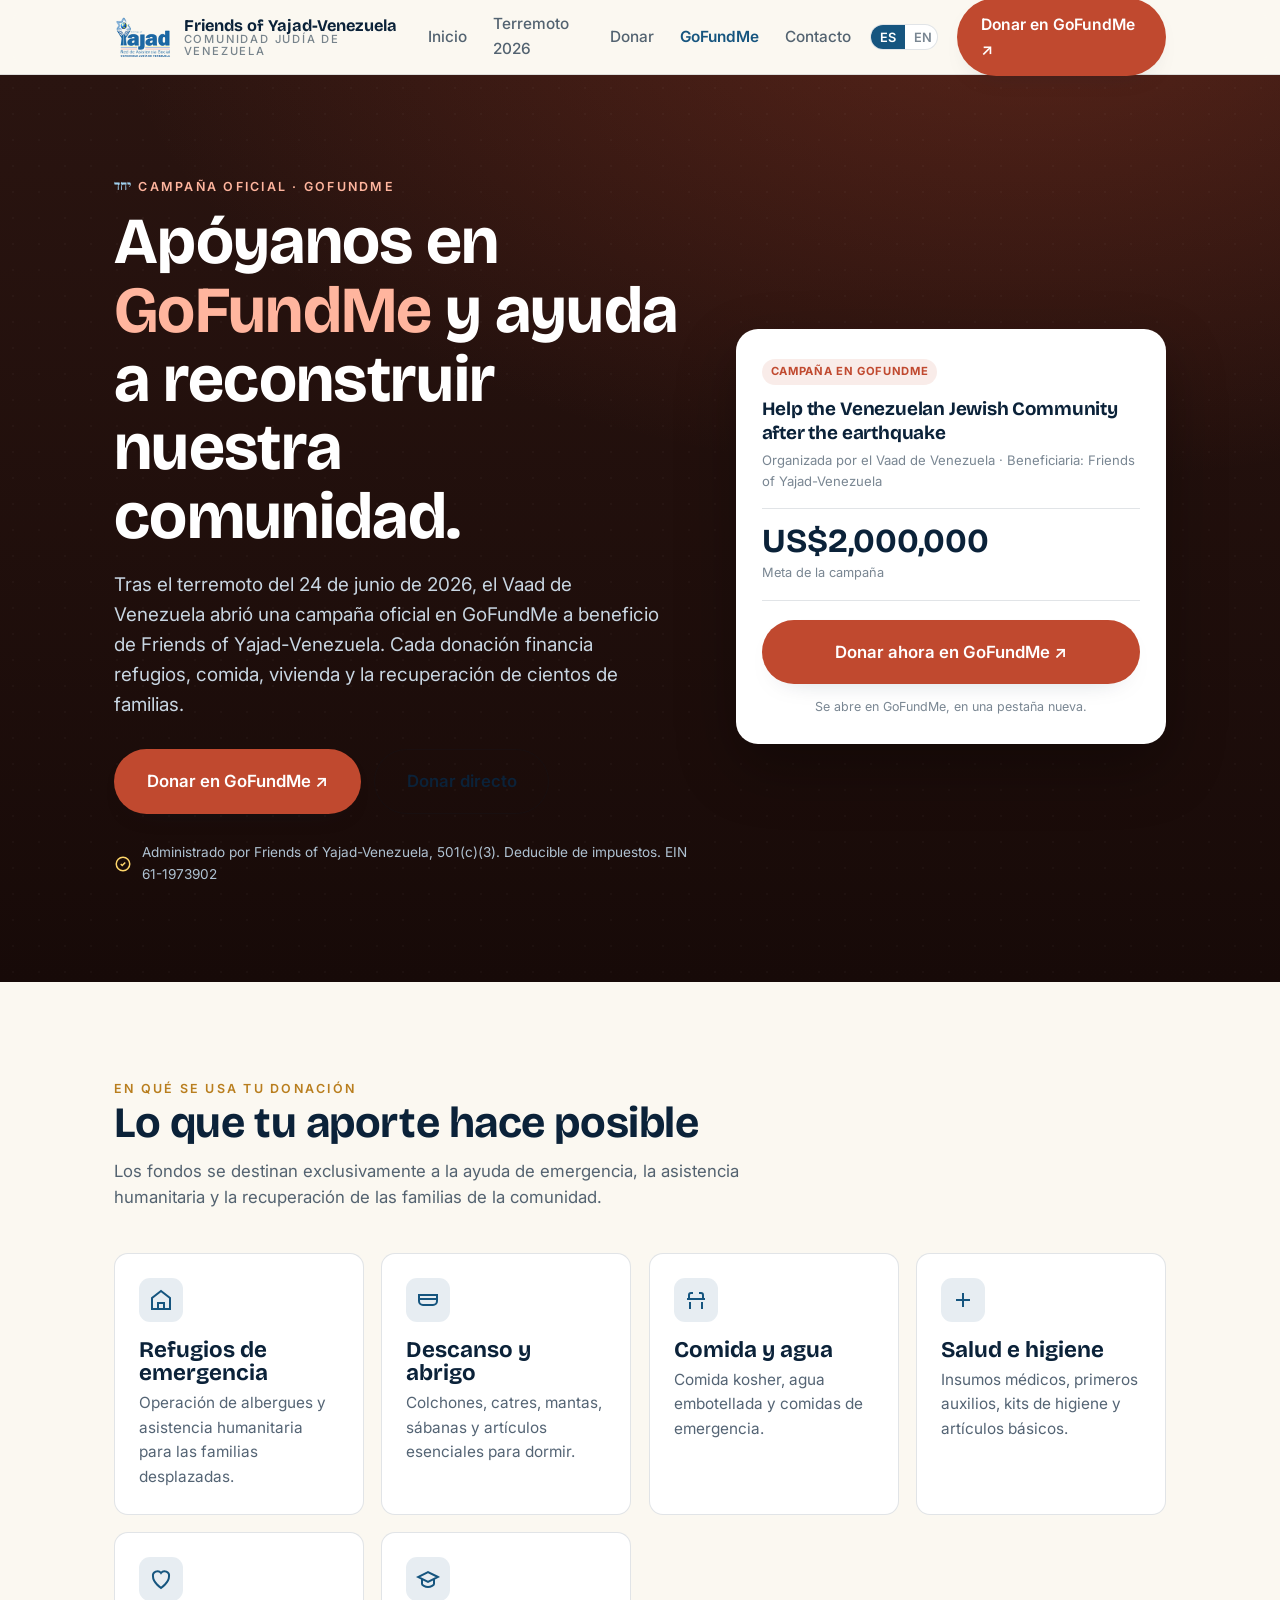
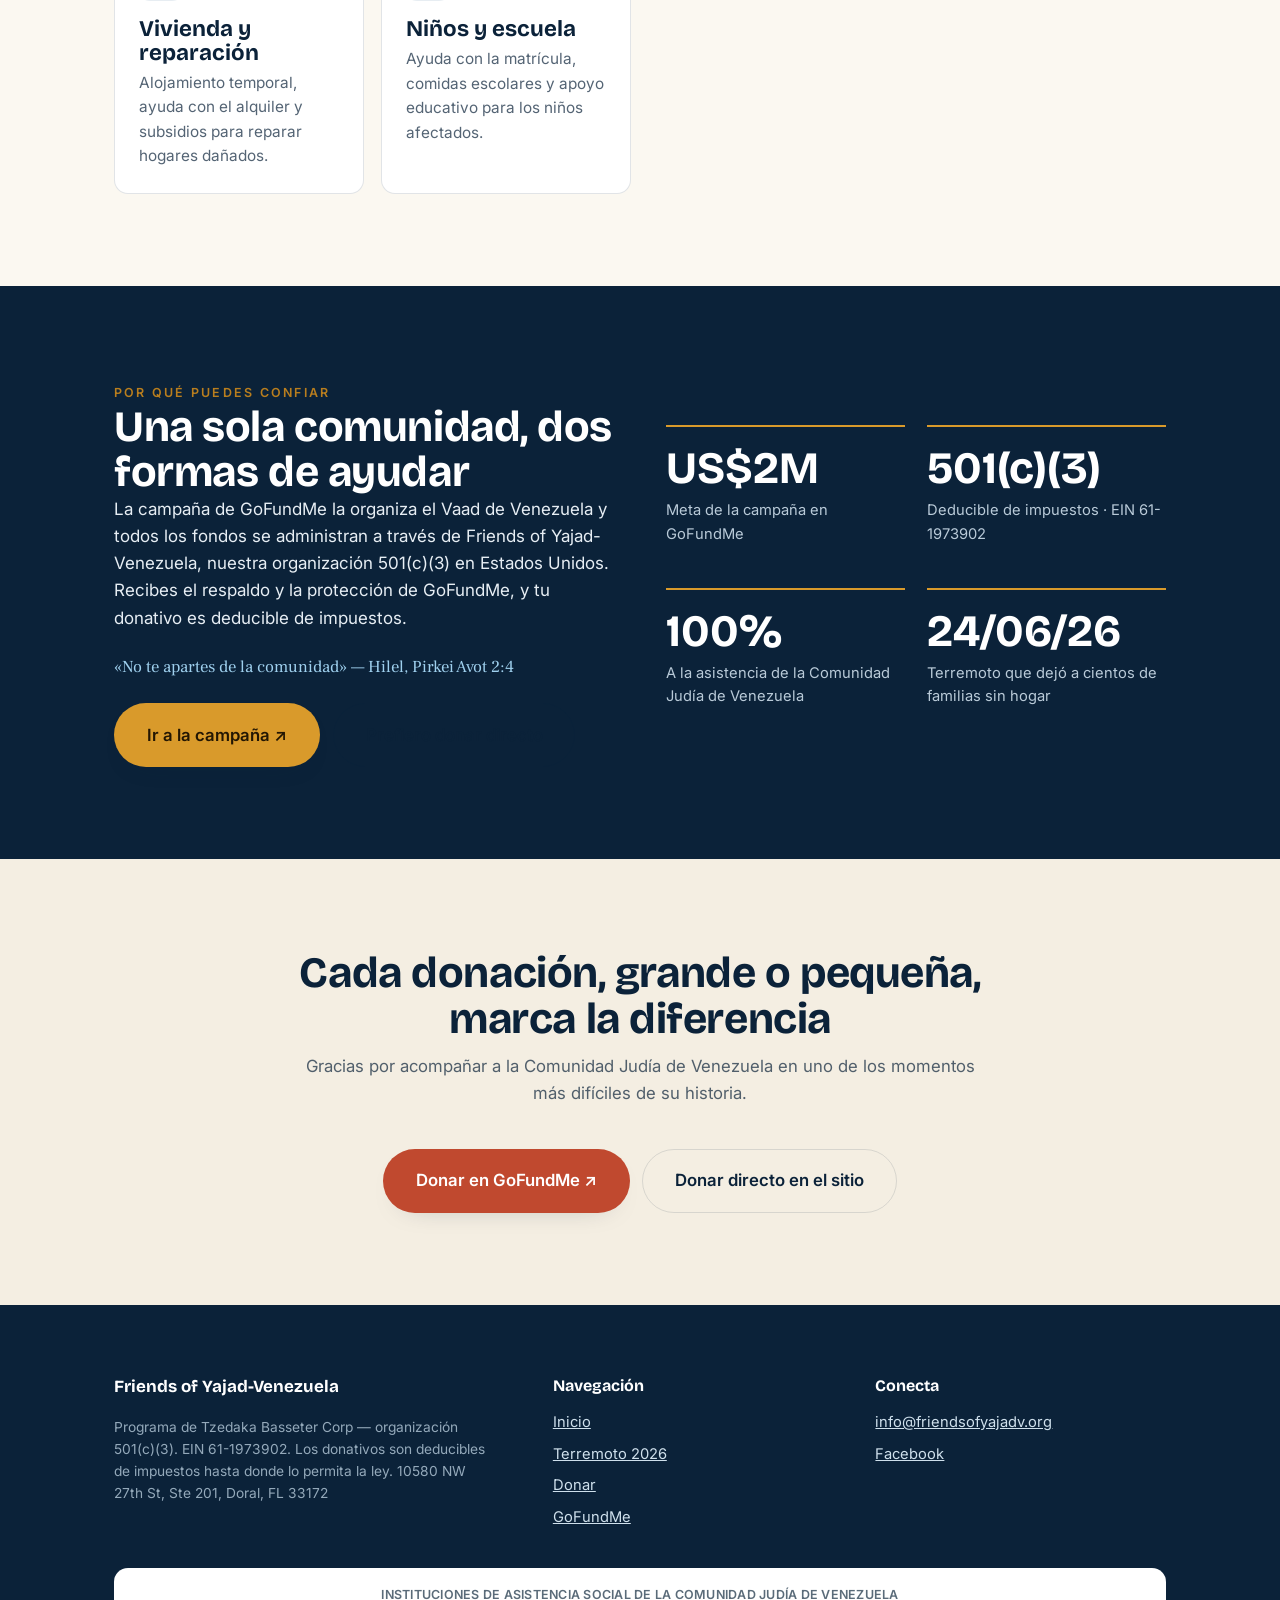
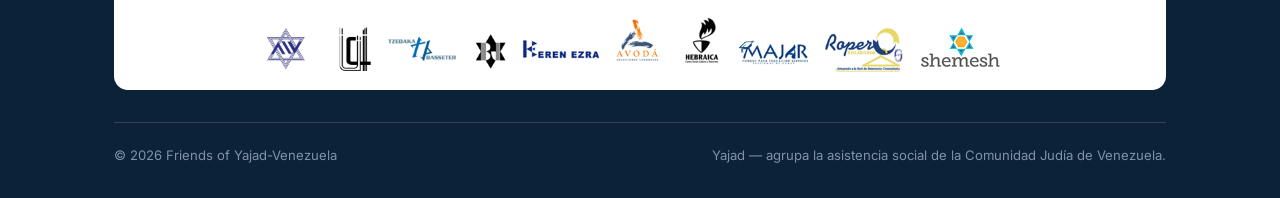
<file: gofundme.html>
<!DOCTYPE html>
<html lang="es">
<head>
<meta charset="UTF-8">
<meta name="viewport" content="width=device-width, initial-scale=1">
<title>Campaña GoFundMe — Ayuda de Emergencia | Friends of Yajad-Venezuela</title>
<meta name="description" content="Apoya la campaña oficial en GoFundMe, organizada por el Vaad de Venezuela a beneficio de Friends of Yajad-Venezuela, para ayudar a la Comunidad Judía de Venezuela tras el terremoto de 2026. Donativos deducibles de impuestos.">
<link rel="icon" href="assets/img/emblem.svg" type="image/svg+xml">
<link rel="preconnect" href="https://fonts.googleapis.com">
<link rel="preconnect" href="https://fonts.gstatic.com" crossorigin>
<link href="https://fonts.googleapis.com/css2?family=Bricolage+Grotesque:opsz,wght@12..96,500;12..96,600;12..96,700&family=Frank+Ruhl+Libre:wght@500;700&family=Inter:wght@400;500;600;700&display=swap" rel="stylesheet">
<link rel="stylesheet" href="assets/css/styles.css">
</head>
<body>
<a class="skip" href="#main" data-i18n="skip">Saltar al contenido</a>

<header class="site-header">
  <div class="wrap site-header__bar">
    <a class="brand" href="index.html" aria-label="Friends of Yajad-Venezuela">
      <img class="brand__logo" src="assets/img/spanish.png" alt="Friends of Yajad-Venezuela">
      <span class="brand__name">Friends of Yajad-Venezuela<small data-i18n="brand.sub">Comunidad Judía de Venezuela</small></span>
    </a>
    <nav class="nav" id="nav">
      <a href="index.html" data-i18n="nav.home">Inicio</a>
      <a href="earthquake.html" data-i18n="nav.quake">Terremoto 2026</a>
      <a href="donate.html" data-i18n="nav.donate">Donar</a>
      <a href="gofundme.html" aria-current="page">GoFundMe</a>
      <a href="index.html#contacto" data-i18n="nav.contact">Contacto</a>
    </nav>
    <div class="lang desktop" role="group" aria-label="Idioma / Language">
      <button data-lang="es" aria-pressed="true">ES</button>
      <button data-lang="en" aria-pressed="false">EN</button>
    </div>
    <a class="btn btn--ember gofundme-link" href="https://www.gofundme.com/f/help-the-venezuelan-jewish-community-after-the-earthquake" data-i18n="g.nav.cta">Donar en GoFundMe ↗</a>
    <button class="menu-toggle" id="menuToggle" aria-label="Menú" aria-expanded="false">
      <svg viewBox="0 0 24 24" fill="none" stroke="currentColor" stroke-width="2"><path d="M3 6h18M3 12h18M3 18h18"/></svg>
    </button>
  </div>
</header>

<main id="main">

<!-- Hero -->
<section class="hero hero--quake">
  <div class="wrap hero__in">
    <div>
      <span class="eyebrow"><span class="heb">יחד</span> <span data-i18n="g.eyebrow">Campaña oficial · GoFundMe</span></span>
      <h1 data-i18n="g.h1">Apóyanos en <span class="accent">GoFundMe</span> y ayuda a reconstruir nuestra comunidad.</h1>
      <p class="hero__lede" data-i18n="g.lede">Tras el terremoto del 24 de junio de 2026, el Vaad de Venezuela abrió una campaña oficial en GoFundMe a beneficio de Friends of Yajad-Venezuela. Cada donación financia refugios, comida, vivienda y la recuperación de cientos de familias.</p>
      <div class="hero__cta">
        <a class="btn btn--ember btn--lg gofundme-link" href="https://www.gofundme.com/f/help-the-venezuelan-jewish-community-after-the-earthquake" data-i18n="g.cta">Donar en GoFundMe ↗</a>
        <a class="btn btn--ghost btn--lg" href="donate.html?fund=earthquake" data-i18n="g.cta2">Donar directo</a>
      </div>
      <p class="trustline">
        <svg viewBox="0 0 24 24" fill="none" stroke="currentColor" stroke-width="2"><path d="M9 12l2 2 4-4"/><circle cx="12" cy="12" r="9"/></svg>
        <span data-i18n="g.trust">Administrado por Friends of Yajad-Venezuela, 501(c)(3). Deducible de impuestos. EIN <span class="ein-num"></span></span>
      </p>
    </div>
    <div class="reveal">
      <div class="goal-card">
        <span class="goal-card__tag" data-i18n="g.goal.tag">Campaña en GoFundMe</span>
        <h2 class="goal-card__h">Help the Venezuelan Jewish Community after the earthquake</h2>
        <p class="goal-card__org" data-i18n="g.goal.org">Organizada por el Vaad de Venezuela · Beneficiaria: Friends of Yajad-Venezuela</p>
        <div class="goal-card__goal">
          <span class="goal-card__goal-n">US$2,000,000</span>
          <span class="goal-card__goal-l" data-i18n="g.goal.label">Meta de la campaña</span>
        </div>
        <a class="btn btn--ember btn--lg gofundme-link" style="width:100%" href="https://www.gofundme.com/f/help-the-venezuelan-jewish-community-after-the-earthquake" data-i18n="g.goal.cta">Donar ahora en GoFundMe ↗</a>
        <p class="goal-card__note" data-i18n="g.goal.note">Se abre en GoFundMe, en una pestaña nueva.</p>
      </div>
    </div>
  </div>
</section>

<!-- What your donation supports -->
<section class="section">
  <div class="wrap">
    <div class="section__head reveal">
      <span class="eyebrow" data-i18n="g.use.eyebrow">En qué se usa tu donación</span>
      <h2 data-i18n="g.use.h2">Lo que tu aporte hace posible</h2>
      <p data-i18n="g.use.p">Los fondos se destinan exclusivamente a la ayuda de emergencia, la asistencia humanitaria y la recuperación de las familias de la comunidad.</p>
    </div>
    <div class="cards">
      <div class="card reveal"><div class="ic"><svg viewBox="0 0 24 24" fill="none" stroke="currentColor" stroke-width="2"><path d="M3 21V10l9-7 9 7v11H3Z"/><path d="M9 21v-6h6v6"/></svg></div><h3 data-i18n="g.use1.t">Refugios de emergencia</h3><p data-i18n="g.use1.d">Operación de albergues y asistencia humanitaria para las familias desplazadas.</p></div>
      <div class="card reveal"><div class="ic"><svg viewBox="0 0 24 24" fill="none" stroke="currentColor" stroke-width="2"><path d="M3 7h18v6a4 4 0 0 1-4 4H7a4 4 0 0 1-4-4V7Z"/><path d="M3 11h18"/></svg></div><h3 data-i18n="g.use2.t">Descanso y abrigo</h3><p data-i18n="g.use2.d">Colchones, catres, mantas, sábanas y artículos esenciales para dormir.</p></div>
      <div class="card reveal"><div class="ic"><svg viewBox="0 0 24 24" fill="none" stroke="currentColor" stroke-width="2"><path d="M3 11h18M5 11V7a2 2 0 0 1 2-2h2M19 11V7a2 2 0 0 0-2-2h-2M6 21v-7M18 21v-7"/></svg></div><h3 data-i18n="g.use3.t">Comida y agua</h3><p data-i18n="g.use3.d">Comida kosher, agua embotellada y comidas de emergencia.</p></div>
      <div class="card reveal"><div class="ic"><svg viewBox="0 0 24 24" fill="none" stroke="currentColor" stroke-width="2"><path d="M12 5v14M5 12h14"/></svg></div><h3 data-i18n="g.use4.t">Salud e higiene</h3><p data-i18n="g.use4.d">Insumos médicos, primeros auxilios, kits de higiene y artículos básicos.</p></div>
      <div class="card reveal"><div class="ic"><svg viewBox="0 0 24 24" fill="none" stroke="currentColor" stroke-width="2"><path d="M12 21s-8-5.5-8-11.5A4.5 4.5 0 0 1 12 6a4.5 4.5 0 0 1 8 3.5C20 15.5 12 21 12 21Z"/></svg></div><h3 data-i18n="g.use5.t">Vivienda y reparación</h3><p data-i18n="g.use5.d">Alojamiento temporal, ayuda con el alquiler y subsidios para reparar hogares dañados.</p></div>
      <div class="card reveal"><div class="ic"><svg viewBox="0 0 24 24" fill="none" stroke="currentColor" stroke-width="2"><path d="M22 10 12 5 2 10l10 5 10-5Z"/><path d="M6 12v5c0 1 3 3 6 3s6-2 6-3v-5"/></svg></div><h3 data-i18n="g.use6.t">Niños y escuela</h3><p data-i18n="g.use6.d">Ayuda con la matrícula, comidas escolares y apoyo educativo para los niños afectados.</p></div>
    </div>
  </div>
</section>

<!-- Trust / how it works -->
<section class="section section--navy">
  <div class="wrap">
    <div class="split">
      <div class="reveal">
        <span class="eyebrow" data-i18n="g.trust.eyebrow">Por qué puedes confiar</span>
        <h2 data-i18n="g.trust.h2">Una sola comunidad, dos formas de ayudar</h2>
        <p data-i18n="g.trust.p">La campaña de GoFundMe la organiza el Vaad de Venezuela y todos los fondos se administran a través de Friends of Yajad-Venezuela, nuestra organización 501(c)(3) en Estados Unidos. Recibes el respaldo y la protección de GoFundMe, y tu donativo es deducible de impuestos.</p>
        <p style="font-family:var(--hebrew);color:#9FD0EE;font-size:1.05rem;margin-top:1.4rem" data-i18n="g.trust.quote">«No te apartes de la comunidad» — Hilel, Pirkei Avot 2:4</p>
        <div class="hero__cta" style="margin-top:1.4rem">
          <a class="btn btn--lg gofundme-link" href="https://www.gofundme.com/f/help-the-venezuelan-jewish-community-after-the-earthquake" data-i18n="g.trust.cta">Ir a la campaña ↗</a>
          <a class="btn btn--ghost btn--lg" href="donate.html?fund=earthquake" data-i18n="g.trust.cta2">Prefiero donar directo</a>
        </div>
      </div>
      <div class="reveal">
        <div class="stats">
          <div class="stat"><div class="stat__n">US$2M</div><div class="stat__l" data-i18n="g.s1">Meta de la campaña en GoFundMe</div></div>
          <div class="stat"><div class="stat__n">501(c)(3)</div><div class="stat__l" data-i18n="g.s2">Deducible de impuestos · EIN <span class="ein-num"></span></div></div>
          <div class="stat"><div class="stat__n">100%</div><div class="stat__l" data-i18n="g.s3">A la asistencia de la Comunidad Judía de Venezuela</div></div>
          <div class="stat"><div class="stat__n">24/06/26</div><div class="stat__l" data-i18n="g.s4">Terremoto que dejó a cientos de familias sin hogar</div></div>
        </div>
      </div>
    </div>
  </div>
</section>

<!-- Final CTA -->
<section class="section section--sand">
  <div class="wrap">
    <div class="section__head reveal" style="margin-inline:auto;text-align:center">
      <h2 data-i18n="g.final.h2">Cada donación, grande o pequeña, marca la diferencia</h2>
      <p data-i18n="g.final.p">Gracias por acompañar a la Comunidad Judía de Venezuela en uno de los momentos más difíciles de su historia.</p>
    </div>
    <div class="cta-row">
      <a class="btn btn--ember btn--lg gofundme-link" href="https://www.gofundme.com/f/help-the-venezuelan-jewish-community-after-the-earthquake" data-i18n="g.final.cta">Donar en GoFundMe ↗</a>
      <a class="btn btn--ghost btn--lg" href="donate.html?fund=earthquake" data-i18n="g.final.cta2">Donar directo en el sitio</a>
    </div>
  </div>
</section>

</main>

<footer class="site-footer">
  <div class="wrap">
    <div class="footer__grid">
      <div>
        <div class="footer__brand"><b>Friends of Yajad-Venezuela</b></div>
        <p class="footer__tax" data-i18n="footer.tax">Programa de <span class="org-legal"></span> — organización 501(c)(3). EIN <span class="ein-num"></span>. Los donativos son deducibles de impuestos hasta donde lo permita la ley. <span class="org-addr"></span></p>
      </div>
      <div>
        <h4 data-i18n="footer.nav">Navegación</h4>
        <ul>
          <li><a href="index.html" data-i18n="nav.home">Inicio</a></li>
          <li><a href="earthquake.html" data-i18n="nav.quake">Terremoto 2026</a></li>
          <li><a href="donate.html" data-i18n="nav.donate">Donar</a></li>
          <li><a href="gofundme.html">GoFundMe</a></li>
        </ul>
      </div>
      <div>
        <h4 data-i18n="footer.connect">Conecta</h4>
        <ul>
          <li><a class="org-email" href="#"></a></li>
          <li><a class="org-fb" href="#" target="_blank" rel="noopener">Facebook</a></li>
        </ul>
      </div>
    </div>
    <div class="footer__cintillo reveal">
      <p class="footer__cintillo__label" data-i18n="footer.cintillo">Instituciones de asistencia social de la Comunidad Judía de Venezuela</p>
      <img src="assets/img/cintillo.png" alt="Logos de las instituciones de asistencia social de la Comunidad Judía de Venezuela">
    </div>
    <div class="footer__bottom">
      <span>© <span id="year"></span> Friends of Yajad-Venezuela</span>
      <span data-i18n="footer.tagline">Yajad — agrupa la asistencia social de la Comunidad Judía de Venezuela.</span>
    </div>
  </div>
</footer>

<script src="assets/js/config.js"></script>
<script src="assets/js/app.js"></script>
</body>
</html>
</file>
<file: assets/css/styles.css>
/* =====================================================================
   Friends of Yajad-Venezuela — visual system
   Palette grounded in tekhelet (deep community blue), Venezuelan sand,
   and a single warm tzedakah-gold accent. Ember red is reserved only
   for earthquake-emergency context.
   ===================================================================== */

:root{
  /* Color */
  --ink:#0B2239;
  --navy:#0E2E4D;
  --blue:#16557F;
  --blue-2:#2A7BB0;
  --tekhelet:#3E8FC0;
  --sand:#F4EEE2;
  --paper:#FBF8F1;
  --cloud:#FFFFFF;
  --gold:#D99A2B;
  --gold-deep:#B97E1E;
  --ember:#C0492F;
  --ember-deep:#9C3A24;
  --ink-70:rgba(11,34,57,.70);
  --ink-55:rgba(11,34,57,.55);
  --line:rgba(11,34,57,.12);
  --line-light:rgba(255,255,255,.16);

  /* Type */
  --display:'Bricolage Grotesque','Inter',system-ui,sans-serif;
  --body:'Inter',system-ui,-apple-system,'Segoe UI',sans-serif;
  --hebrew:'Frank Ruhl Libre',Georgia,serif;

  /* Space */
  --wrap:1180px;
  --gut:clamp(20px,5vw,64px);
  --radius:14px;
  --radius-lg:22px;
  --shadow:0 18px 50px -28px rgba(11,34,57,.45);
  --shadow-soft:0 10px 30px -22px rgba(11,34,57,.4);
}

*{box-sizing:border-box}
html{scroll-behavior:smooth}
@media (prefers-reduced-motion:reduce){html{scroll-behavior:auto}}

body{
  margin:0;
  font-family:var(--body);
  color:var(--ink);
  background:var(--paper);
  line-height:1.6;
  font-size:17px;
  -webkit-font-smoothing:antialiased;
  text-rendering:optimizeLegibility;
}

img{max-width:100%;display:block}
a{color:inherit}
button{font-family:inherit}

.wrap{max-width:var(--wrap);margin-inline:auto;padding-inline:var(--gut)}

h1,h2,h3{font-family:var(--display);font-weight:700;line-height:1.05;letter-spacing:-.01em;margin:0}
h1{font-size:clamp(2.2rem,5.4vw,4.1rem)}
h2{font-size:clamp(1.7rem,3.6vw,2.7rem)}
h3{font-size:clamp(1.15rem,2vw,1.4rem);letter-spacing:0}
p{margin:0 0 1rem}

.eyebrow{
  font-family:var(--body);
  font-weight:600;
  font-size:.78rem;
  letter-spacing:.18em;
  text-transform:uppercase;
  color:var(--gold-deep);
  display:inline-flex;align-items:center;gap:.6em;
}
.eyebrow .heb{font-family:var(--hebrew);font-size:1.1em;letter-spacing:0;color:var(--blue)}

/* ---------- Buttons ---------- */
.btn{
  --bg:var(--gold);--fg:#231603;
  display:inline-flex;align-items:center;justify-content:center;gap:.5em;
  padding:.85em 1.5em;border-radius:999px;border:1px solid transparent;
  background:var(--bg);color:var(--fg);
  font-weight:600;font-size:.98rem;text-decoration:none;cursor:pointer;
  transition:transform .18s ease, box-shadow .18s ease, background .18s ease;
  box-shadow:var(--shadow-soft);
}
.btn:hover{transform:translateY(-2px);box-shadow:var(--shadow)}
.btn:active{transform:translateY(0)}
.btn--ghost{--bg:transparent;--fg:var(--ink);border-color:var(--line);box-shadow:none}
.btn--ghost:hover{background:rgba(11,34,57,.04);box-shadow:none}
.btn--light{--bg:var(--cloud);--fg:var(--ink)}
.btn--ember{--bg:var(--ember);--fg:#fff}
.btn--lg{padding:1.05em 1.9em;font-size:1.05rem}
.btn:focus-visible{outline:3px solid var(--tekhelet);outline-offset:3px}

/* ---------- Header ---------- */
.site-header{
  position:sticky;top:0;z-index:60;
  background:rgba(251,248,241,.86);
  backdrop-filter:saturate(140%) blur(10px);
  border-bottom:1px solid var(--line);
}
.site-header__bar{display:flex;align-items:center;gap:1.2rem;height:74px}
.brand{display:flex;align-items:center;gap:.7rem;text-decoration:none;margin-right:auto}
.brand__emblem{width:42px;height:42px;flex:none}
.brand__logo{height:44px;width:auto;max-width:210px;flex:none;object-fit:contain;display:block}
.brand__name{font-family:var(--display);font-weight:700;font-size:1.02rem;line-height:1.05;color:var(--ink)}
.brand__name small{display:block;font-family:var(--body);font-weight:500;font-size:.7rem;letter-spacing:.16em;text-transform:uppercase;color:var(--ink-55)}

.nav{display:flex;align-items:center;gap:1.6rem}
.nav a{text-decoration:none;font-weight:500;font-size:.96rem;color:var(--ink-70);transition:color .15s}
.nav a:hover,.nav a[aria-current="page"]{color:var(--ink)}
.nav a[aria-current="page"]{color:var(--blue);font-weight:600}

.lang{display:inline-flex;border:1px solid var(--line);border-radius:999px;overflow:hidden;background:var(--cloud)}
.lang button{border:0;background:transparent;padding:.34em .7em;font-size:.8rem;font-weight:600;color:var(--ink-55);cursor:pointer}
.lang button[aria-pressed="true"]{background:var(--blue);color:#fff}

.menu-toggle{display:none;border:1px solid var(--line);background:var(--cloud);border-radius:10px;width:42px;height:42px;cursor:pointer;align-items:center;justify-content:center}
.menu-toggle svg{width:20px;height:20px}

/* ---------- Emergency strip ---------- */
.alertbar{background:var(--ember-deep);color:#fff}
.alertbar a{color:#fff}
.alertbar__in{display:flex;align-items:center;gap:.9rem;padding:.6rem 0;font-size:.9rem;flex-wrap:wrap}
.alertbar .pulse{width:9px;height:9px;border-radius:50%;background:#FFD66B;flex:none;box-shadow:0 0 0 0 rgba(255,214,107,.7);animation:pulse 2s infinite}
@keyframes pulse{0%{box-shadow:0 0 0 0 rgba(255,214,107,.6)}70%{box-shadow:0 0 0 9px rgba(255,214,107,0)}100%{box-shadow:0 0 0 0 rgba(255,214,107,0)}}
@media (prefers-reduced-motion:reduce){.alertbar .pulse{animation:none}}
.alertbar strong{font-weight:700}
.alertbar .alertbar__cta{margin-left:auto;font-weight:600;text-decoration:underline;text-underline-offset:3px}

/* ---------- Hero ---------- */
.hero{position:relative;background:
   radial-gradient(120% 90% at 85% -10%, rgba(62,143,192,.20), transparent 60%),
   linear-gradient(180deg,var(--navy),var(--ink));
  color:#EAF1F7;overflow:hidden}
.hero::after{content:"";position:absolute;inset:0;background-image:
   radial-gradient(rgba(255,255,255,.05) 1px,transparent 1px);
  background-size:26px 26px;opacity:.5;pointer-events:none}
.hero__in{position:relative;z-index:1;padding-block:clamp(48px,9vw,96px) clamp(44px,7vw,80px);display:grid;gap:2.4rem;grid-template-columns:1.15fr .85fr;align-items:center}
.hero h1{color:#fff;margin:.6rem 0 1.1rem}
.hero h1 .accent{color:var(--gold);font-style:normal}
.hero__lede{font-size:clamp(1.02rem,1.6vw,1.18rem);color:#C8D6E2;max-width:46ch;margin-bottom:1.8rem}
.hero__cta{display:flex;gap:.8rem;flex-wrap:wrap}
.cta-row{display:flex;gap:.8rem;flex-wrap:wrap;justify-content:center}

/* GoFundMe goal card */
.goal-card{background:#fff;border-radius:var(--radius-lg);padding:1.7rem 1.6rem;box-shadow:0 24px 60px rgba(0,0,0,.30);max-width:430px;margin-left:auto}
.goal-card__tag{display:inline-block;font-size:.7rem;letter-spacing:.06em;text-transform:uppercase;font-weight:700;color:var(--ember);background:rgba(192,73,47,.10);padding:.34em .8em;border-radius:999px}
.goal-card__h{font-family:var(--display);font-size:1.18rem;line-height:1.25;margin:.8rem 0 .35rem;color:var(--ink)}
.goal-card__org{font-size:.82rem;color:var(--ink-55);margin:0 0 1rem}
.goal-card__goal{display:flex;flex-direction:column;padding:1rem 0;border-top:1px solid var(--line);border-bottom:1px solid var(--line);margin-bottom:1.2rem}
.goal-card__goal-n{font-family:var(--display);font-size:2.1rem;font-weight:700;color:var(--ink);line-height:1}
.goal-card__goal-l{font-size:.8rem;color:var(--ink-55);margin-top:.3rem}
.goal-card__note{font-size:.78rem;color:var(--ink-55);text-align:center;margin:.8rem 0 0}
@media (max-width:900px){.goal-card{margin:0 auto}}
.hero .eyebrow{color:#FFCD6B}
.hero .eyebrow .heb{color:#9FD0EE}

.trustline{display:flex;align-items:center;gap:.6rem;margin-top:1.8rem;color:#AFC2D2;font-size:.85rem}
.trustline svg{width:18px;height:18px;flex:none;color:#7FE0B0}

/* Choice cards in hero */
.paths{display:grid;gap:1rem}
.path-card{
  background:rgba(255,255,255,.06);border:1px solid var(--line-light);
  border-radius:var(--radius-lg);padding:1.3rem 1.4rem;text-decoration:none;color:#fff;
  display:flex;gap:1rem;align-items:flex-start;transition:transform .2s,border-color .2s,background .2s;
}
.path-card:hover{transform:translateY(-3px);border-color:rgba(255,255,255,.4);background:rgba(255,255,255,.1)}
.path-card__ic{width:46px;height:46px;flex:none;border-radius:12px;display:grid;place-items:center;background:rgba(217,154,43,.18);color:#FFCD6B}
.path-card--ember .path-card__ic{background:rgba(192,73,47,.22);color:#FF9E86}
.path-card__ic svg{width:24px;height:24px}
.path-card h3{font-size:1.08rem;margin-bottom:.2rem}
.path-card p{margin:0;color:#C2D2DF;font-size:.9rem}
.path-card__go{margin-left:auto;align-self:center;color:#FFCD6B;font-size:1.4rem;line-height:1}

/* ---------- Generic sections ---------- */
.section{padding:clamp(54px,8vw,92px) 0}
.section--sand{background:var(--sand)}
.section--navy{background:var(--ink);color:#E7EEF4}
.section--navy h2{color:#fff}
.section__head{max-width:62ch;margin-bottom:2.6rem}
.section__head p{color:var(--ink-70);font-size:1.05rem;margin-top:.7rem}
.section--navy .section__head p{color:#B9CAD8}

/* Impact / where-it-goes grid */
.cards{display:grid;gap:1.1rem;grid-template-columns:repeat(auto-fit,minmax(220px,1fr))}
.card{background:var(--cloud);border:1px solid var(--line);border-radius:var(--radius);padding:1.5rem;transition:transform .2s,box-shadow .2s}
.card:hover{transform:translateY(-3px);box-shadow:var(--shadow-soft)}
.card .ic{width:44px;height:44px;border-radius:11px;background:rgba(22,85,127,.1);color:var(--blue);display:grid;place-items:center;margin-bottom:1rem}
.card .ic svg{width:24px;height:24px}
.card h3{margin-bottom:.4rem}
.card p{color:var(--ink-70);font-size:.96rem;margin:0}

/* Stat row */
.stats{display:grid;gap:1.4rem;grid-template-columns:repeat(auto-fit,minmax(160px,1fr));margin-top:.5rem}
.stat{padding:1.2rem 0;border-top:2px solid var(--gold)}
.stat__n{font-family:var(--display);font-weight:700;font-size:clamp(2rem,4vw,2.8rem);line-height:1;color:var(--ink)}
.section--navy .stat__n{color:#fff}
.section--ember .stat{border-top-color:#FFB59E}
.stat__l{font-size:.92rem;color:var(--ink-70);margin-top:.5rem}
.section--navy .stat__l{color:#B9CAD8}

/* Split feature (the $1,000 = a family) */
.split{display:grid;gap:clamp(1.6rem,4vw,3.4rem);grid-template-columns:1fr 1fr;align-items:center}
.split__media{border-radius:var(--radius-lg);overflow:hidden;box-shadow:var(--shadow);background:var(--navy)}
.bigfig{font-family:var(--display);font-weight:700;font-size:clamp(2.6rem,6vw,4rem);color:var(--gold-deep);line-height:1;letter-spacing:-.02em}
.bigfig small{display:block;font-family:var(--body);font-weight:600;font-size:1rem;letter-spacing:.04em;color:var(--ink-70);margin-top:.5rem}

/* Video */
.video-frame{position:relative;border-radius:var(--radius-lg);overflow:hidden;box-shadow:var(--shadow);background:#000;aspect-ratio:16/9}
.video-frame iframe{position:absolute;inset:0;width:100%;height:100%;border:0}

/* Photo gallery placeholders */
.gallery{display:grid;gap:1rem;grid-template-columns:repeat(auto-fit,minmax(200px,1fr))}
.gallery figure{margin:0;border-radius:var(--radius);overflow:hidden;border:1px solid var(--line);background:var(--cloud)}
.gallery img,.gallery .ph{display:block;width:100%;aspect-ratio:4/3;object-fit:cover}
.gallery figcaption{padding:.7rem .9rem;font-size:.85rem;color:var(--ink-70)}

/* Tax / trust badge block */
.taxbadge{display:flex;gap:1.1rem;align-items:flex-start;background:var(--cloud);border:1px solid var(--line);
  border-left:4px solid var(--gold);border-radius:var(--radius);padding:1.3rem 1.4rem}
.taxbadge svg{width:30px;height:30px;flex:none;color:var(--gold-deep)}
.taxbadge h3{font-size:1.05rem;margin-bottom:.3rem}
.taxbadge p{margin:0;font-size:.92rem;color:var(--ink-70)}
.taxbadge .ein{font-weight:600;color:var(--ink)}

/* Contact people */
.people{display:grid;gap:.8rem;grid-template-columns:repeat(auto-fit,minmax(200px,1fr))}
.person{background:var(--cloud);border:1px solid var(--line);border-radius:var(--radius);padding:1.1rem 1.2rem}
.person b{display:block}
.person a{color:var(--blue);text-decoration:none;font-weight:500}
.person a:hover{text-decoration:underline}

/* ---------- Footer ---------- */
.site-footer{background:var(--ink);color:#AFC2D2;padding:clamp(44px,6vw,68px) 0 2rem}
.site-footer a{color:#CFE0EC}
.footer__grid{display:grid;gap:2rem;grid-template-columns:1.4fr 1fr 1fr;margin-bottom:2.4rem}
.footer__grid h4{font-family:var(--display);color:#fff;font-size:1rem;margin:0 0 .8rem}
.footer__grid ul{list-style:none;margin:0;padding:0;display:grid;gap:.5rem;font-size:.92rem}
.footer__brand{display:flex;align-items:center;gap:.7rem;margin-bottom:1rem}
.footer__brand .brand__emblem{width:40px;height:40px}
.footer__brand b{color:#fff;font-family:var(--display)}
.footer__tax{font-size:.86rem;line-height:1.6;color:#94A9BA;max-width:42ch}
.footer__cintillo{margin:0 0 2rem;padding:1.1rem 1.2rem;background:#fff;border-radius:var(--radius);text-align:center}
.footer__cintillo__label{margin:0 0 .7rem;font-size:.78rem;letter-spacing:.02em;text-transform:uppercase;color:#5A6B79;font-weight:600}
.footer__cintillo img{display:block;width:100%;max-width:760px;height:auto;margin:0 auto}
.footer__bottom{border-top:1px solid var(--line-light);padding-top:1.4rem;display:flex;gap:1rem;justify-content:space-between;flex-wrap:wrap;font-size:.82rem;color:#7E94A6}

/* =====================================================================
   Earthquake page accents
   ===================================================================== */
.hero--quake{background:
   radial-gradient(130% 100% at 80% -10%, rgba(192,73,47,.30), transparent 55%),
   linear-gradient(180deg,#2A1410,#170A08)}
.hero--quake .eyebrow{color:#FFB59E}
.hero--quake h1 .accent{color:#FFB59E}
.hero--quake .trustline svg{color:#FFD66B}
.section--ember{background:linear-gradient(180deg,#FBF1EC,#F8E9E2)}
.quake-date{display:inline-flex;align-items:center;gap:.6rem;background:rgba(255,255,255,.08);
  border:1px solid var(--line-light);border-radius:999px;padding:.4em 1em;font-size:.85rem;color:#FFD9CC;font-weight:600}

/* =====================================================================
   Donation form
   ===================================================================== */
.donate-shell{display:grid;gap:clamp(1.6rem,4vw,3rem);grid-template-columns:1.05fr .95fr;align-items:start}
@media (max-width:920px){.donate-shell{grid-template-columns:1fr}}

.dform{background:var(--cloud);border:1px solid var(--line);border-radius:var(--radius-lg);padding:clamp(1.4rem,3vw,2.2rem);box-shadow:var(--shadow-soft)}
.dform .field{margin-bottom:1.4rem}
.dform label.lbl{display:block;font-weight:600;font-size:.92rem;margin-bottom:.6rem}
.dform .hint{font-size:.82rem;color:var(--ink-55);margin:.4rem 0 0}

.segmented{display:grid;grid-template-columns:1fr 1fr;gap:.6rem}
.segmented .opt{position:relative}
.segmented input{position:absolute;opacity:0;inset:0;cursor:pointer}
.segmented .opt span{display:flex;flex-direction:column;gap:.2rem;border:1.5px solid var(--line);border-radius:12px;padding:.85rem 1rem;cursor:pointer;transition:.15s;font-size:.95rem;font-weight:600}
.segmented .opt span small{font-weight:500;color:var(--ink-55);font-size:.78rem}
.segmented input:checked + span{border-color:var(--blue);background:rgba(22,85,127,.06);box-shadow:inset 0 0 0 1px var(--blue)}
.segmented input:focus-visible + span{outline:3px solid var(--tekhelet);outline-offset:2px}
.segmented--ember input:checked + span{border-color:var(--ember);background:rgba(192,73,47,.06);box-shadow:inset 0 0 0 1px var(--ember)}

.amounts{display:grid;grid-template-columns:repeat(3,1fr);gap:.6rem}
@media (max-width:480px){.amounts{grid-template-columns:repeat(2,1fr)}}
.amt{position:relative}
.amt input{position:absolute;opacity:0;inset:0;cursor:pointer}
.amt span{display:block;text-align:center;border:1.5px solid var(--line);border-radius:12px;padding:.8rem .4rem;font-weight:700;cursor:pointer;transition:.15s}
.amt span small{display:block;font-weight:500;font-size:.72rem;color:var(--ink-55);margin-top:.2rem}
.amt input:checked + span{border-color:var(--gold-deep);background:rgba(217,154,43,.12);box-shadow:inset 0 0 0 1px var(--gold-deep)}
.amt input:focus-visible + span{outline:3px solid var(--tekhelet);outline-offset:2px}

.custom-amt{display:flex;align-items:center;border:1.5px solid var(--line);border-radius:12px;padding:.2rem .9rem;margin-top:.7rem}
.custom-amt span{font-weight:700;color:var(--ink-55)}
.custom-amt input{border:0;outline:0;font:inherit;font-weight:700;font-size:1.1rem;padding:.7rem .5rem;width:100%;background:transparent}

.dform input[type=text],.dform input[type=email]{
  width:100%;border:1.5px solid var(--line);border-radius:12px;padding:.8rem .9rem;font:inherit;background:var(--paper)}
.dform input:focus{outline:0;border-color:var(--blue);box-shadow:0 0 0 3px rgba(62,143,192,.25)}
.grid-2{display:grid;grid-template-columns:1fr 1fr;gap:.9rem}
@media (max-width:480px){.grid-2{grid-template-columns:1fr}}

.summary{position:sticky;top:90px}
.summary__card{background:var(--navy);color:#E7EEF4;border-radius:var(--radius-lg);padding:1.6rem;box-shadow:var(--shadow)}
.summary__card h3{color:#fff;margin-bottom:1rem}
.summary__row{display:flex;justify-content:space-between;gap:1rem;padding:.55rem 0;border-bottom:1px solid var(--line-light);font-size:.95rem}
.summary__row span:last-child{font-weight:600;color:#fff;text-align:right}
.summary__total{display:flex;justify-content:space-between;align-items:baseline;margin:1.1rem 0 1.3rem}
.summary__total b{font-family:var(--display);font-size:2rem;color:var(--gold)}
.summary__note{font-size:.82rem;color:#AFC2D2;margin-top:1rem;line-height:1.55}
.summary__tax{display:flex;gap:.6rem;align-items:flex-start;margin-top:1.2rem;font-size:.82rem;color:#CFE0EC}
.summary__tax svg{width:18px;height:18px;flex:none;color:#7FE0B0;margin-top:2px}

/* ---------- Responsive ---------- */
@media (max-width:900px){
  .hero__in{grid-template-columns:1fr}
  .split{grid-template-columns:1fr}
  .footer__grid{grid-template-columns:1fr 1fr}
}
@media (max-width:760px){
  .nav,.site-header__bar > a.btn{display:none}
  .menu-toggle{display:inline-flex}
  .lang.desktop{margin-left:auto}
  .nav.open{display:flex;position:absolute;top:74px;left:0;right:0;flex-direction:column;align-items:flex-start;
    gap:1rem;background:var(--paper);border-bottom:1px solid var(--line);padding:1.2rem var(--gut)}
  .footer__grid{grid-template-columns:1fr}
  .alertbar__cta{margin-left:0;width:100%}
}

.skip{position:absolute;left:-999px;top:0;background:var(--gold);color:#231603;padding:.6em 1em;border-radius:0 0 8px 0;z-index:100}
.skip:focus{left:0}

.reveal{opacity:0;transform:translateY(18px);transition:opacity .6s ease,transform .6s ease}
.reveal.in{opacity:1;transform:none}
@media (prefers-reduced-motion:reduce){.reveal{opacity:1;transform:none;transition:none}}
</file>
